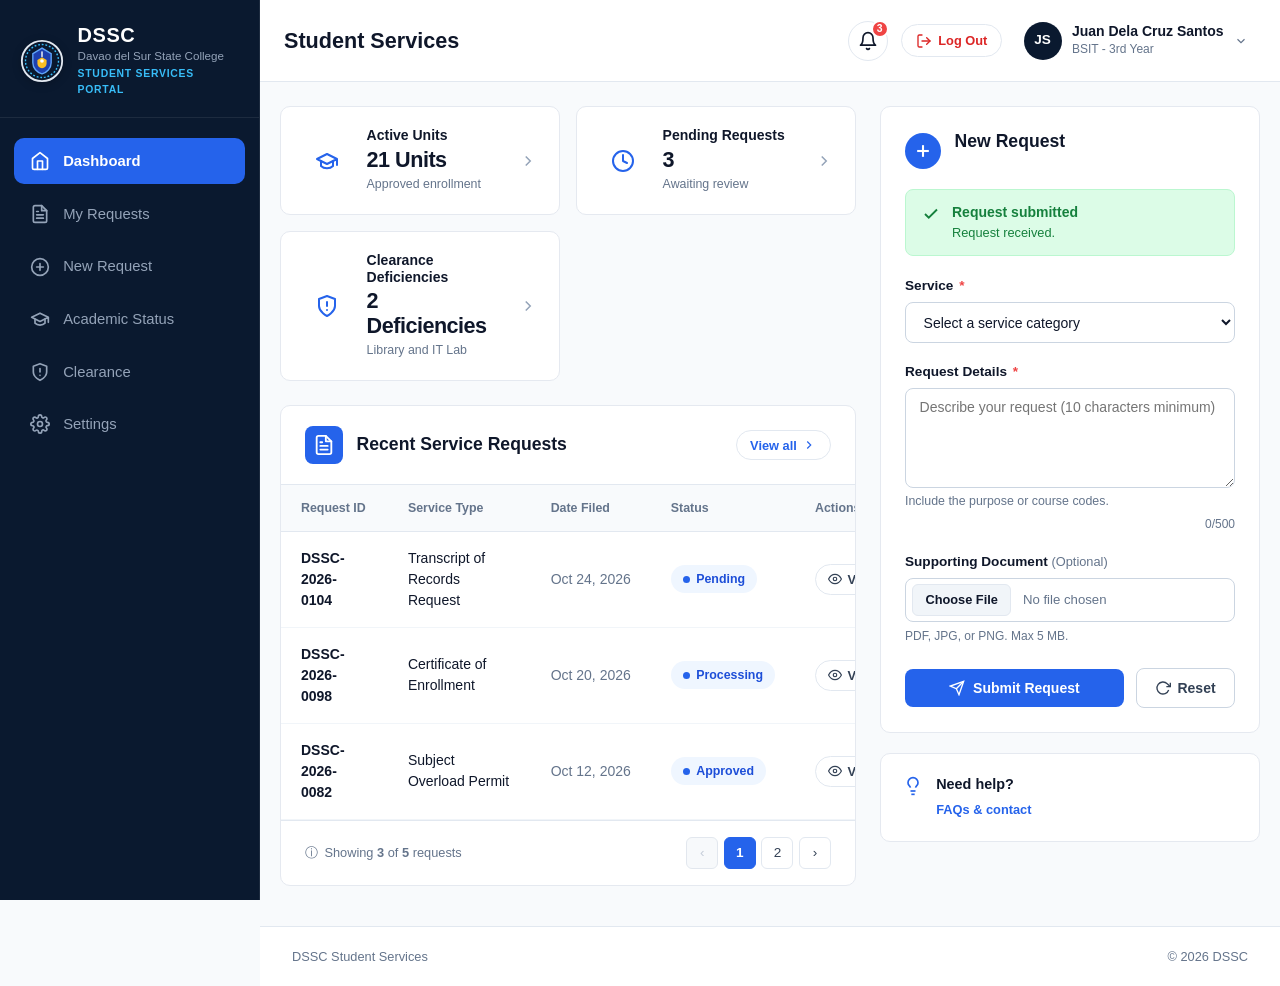
<file: index.html>
<!DOCTYPE html>
<html lang="en">
<head>
  <meta charset="UTF-8">
  <meta name="viewport" content="width=device-width, initial-scale=1.0">
  <meta name="description" content="DSSC Student Services">
  <title>DSSC Student Services</title>
  <link rel="stylesheet" href="styles.css">
</head>
<body>
  <!-- Accessible Skip-to-Content Link for Keyboard Navigation (WCAG 2.4.1) -->
  <a href="#mainContent" class="skip-link">Skip to main content</a>

  <!-- ======================================================================
       0. DSSC PORTAL LOGIN SCREEN (Initial Entry Gateway / Switch Role)
       ====================================================================== -->
  <div class="login-wrapper" id="loginScreen" hidden style="display: none;">
    <div class="login-card">
      <div class="login-header">
        <div class="login-logo-seal" aria-hidden="true">
          <svg viewBox="0 0 48 48" fill="none" xmlns="http://www.w3.org/2000/svg" class="dssc-seal-svg">
            <circle cx="24" cy="24" r="22" stroke="#E2E8F0" stroke-width="2" fill="#0A192F"/>
            <circle cx="24" cy="24" r="18" stroke="#38BDF8" stroke-dasharray="2 2" stroke-width="1.5"/>
            <path d="M24 10L14 16V26C14 31.5 18.3 36.7 24 38C29.7 36.7 34 31.5 34 26V16L24 10Z" fill="#1E40AF" stroke="#60A5FA" stroke-width="1.5"/>
            <path d="M19 23L24 20L29 23V27C29 29.5 27 31.5 24 32C21 31.5 19 29.5 19 27V23Z" fill="#FBBF24"/>
            <path d="M24 14V19" stroke="#FFFFFF" stroke-width="1.5" stroke-linecap="round"/>
            <circle cx="24" cy="24" r="2" fill="#FFFFFF"/>
          </svg>
        </div>
        <h1 class="login-title">DSSC Portal Login</h1>
        <p class="login-subtitle">Student Services</p>
      </div>

      <!-- Role Selection Tabs -->
      <div class="login-role-tabs">
        <button type="button" class="role-tab active" id="tabStudent" data-role="student">
          Student
        </button>
        <button type="button" class="role-tab" id="tabAdmin" data-role="admin">
          Administrator
        </button>
      </div>

      <!-- Login Form -->
      <form id="loginForm" class="login-form">
        <div class="form-field-group">
          <label for="loginId" class="field-label" id="loginIdLabel">Student ID</label>
          <input type="text" id="loginId" class="field-input" value="2024-00124" required placeholder="Enter ID number">
        </div>
        
        <div class="form-field-group">
          <label for="loginPassword" class="field-label">Password</label>
          <input type="password" id="loginPassword" class="field-input" value="password123" required placeholder="Enter password">
        </div>

        <button type="submit" class="btn-login-submit" id="loginSubmitBtn">
          <span>Sign In to Portal</span>
          <svg width="18" height="18" viewBox="0 0 24 24" fill="none" stroke="currentColor" stroke-width="2" aria-hidden="true">
            <line x1="5" y1="12" x2="19" y2="12"/>
            <polyline points="12 5 19 12 12 19"/>
          </svg>
        </button>

        <div class="quick-demo-logins">
          <span class="demo-tag">Demo access:</span>
          <button type="button" class="btn-demo" id="quickStudentBtn">Demo Student</button>
          <button type="button" class="btn-demo" id="quickAdminBtn">Demo Admin</button>
        </div>
      </form>

    </div>
  </div>

  <!-- Main Dashboard App Layout (Active Student Services Canvas) -->
  <div class="app-layout" id="appLayout" style="display: flex;">

    <!-- ======================================================================
         1. LEFT SIDEBAR (DSSC Dark Navy Branding)
         ====================================================================== -->
    <aside class="sidebar" id="sidebar" aria-label="Main Navigation">
      
      <!-- Brand Header -->
      <div class="sidebar-header">
        <div class="sidebar-brand-group">
          <!-- DSSC Seal Logo SVG -->
          <div class="brand-logo" aria-hidden="true">
            <svg viewBox="0 0 48 48" fill="none" xmlns="http://www.w3.org/2000/svg" class="dssc-seal-svg">
              <circle cx="24" cy="24" r="22" stroke="#E2E8F0" stroke-width="2" fill="#0A192F"/>
              <circle cx="24" cy="24" r="18" stroke="#38BDF8" stroke-dasharray="2 2" stroke-width="1.5"/>
              <path d="M24 10L14 16V26C14 31.5 18.3 36.7 24 38C29.7 36.7 34 31.5 34 26V16L24 10Z" fill="#1E40AF" stroke="#60A5FA" stroke-width="1.5"/>
              <path d="M19 23L24 20L29 23V27C29 29.5 27 31.5 24 32C21 31.5 19 29.5 19 27V23Z" fill="#FBBF24"/>
              <path d="M24 14V19" stroke="#FFFFFF" stroke-width="1.5" stroke-linecap="round"/>
              <circle cx="24" cy="24" r="2" fill="#FFFFFF"/>
            </svg>
          </div>
          <div class="brand-titles">
            <span class="brand-acronym">DSSC</span>
            <span class="brand-college">Davao del Sur State College</span>
            <span class="brand-portal">STUDENT SERVICES PORTAL</span>
          </div>
        </div>
      </div>

      <!-- Navigation Links -->
      <nav class="sidebar-nav">
        <ul class="nav-list">
          <li class="nav-item">
            <a href="#dashboard" class="nav-link active" id="navDashboard" aria-current="page">
              <span class="nav-icon" aria-hidden="true">
                <svg width="20" height="20" viewBox="0 0 24 24" fill="none" stroke="currentColor" stroke-width="2" stroke-linecap="round" stroke-linejoin="round">
                  <path d="m3 9 9-7 9 7v11a2 2 0 0 1-2 2H5a2 2 0 0 1-2-2z"/>
                  <polyline points="9 22 9 12 15 12 15 22"/>
                </svg>
              </span>
              <span class="nav-text">Dashboard</span>
            </a>
          </li>
          <li class="nav-item">
            <a href="#recent-requests-card" class="nav-link" id="navRequests">
              <span class="nav-icon" aria-hidden="true">
                <svg width="20" height="20" viewBox="0 0 24 24" fill="none" stroke="currentColor" stroke-width="2" stroke-linecap="round" stroke-linejoin="round">
                  <path d="M14 2H6a2 2 0 0 0-2 2v16a2 2 0 0 0 2 2h12a2 2 0 0 0 2-2V8z"/>
                  <polyline points="14 2 14 8 20 8"/>
                  <line x1="16" y1="13" x2="8" y2="13"/>
                  <line x1="16" y1="17" x2="8" y2="17"/>
                  <polyline points="10 9 9 9 8 9"/>
                </svg>
              </span>
              <span class="nav-text" id="navLabelRequests">My Requests</span>
            </a>
          </li>
          <li class="nav-item" id="navItemRequestService">
            <a href="#service-form-card" class="nav-link" id="navRequestService">
              <span class="nav-icon" aria-hidden="true">
                <svg width="20" height="20" viewBox="0 0 24 24" fill="none" stroke="currentColor" stroke-width="2" stroke-linecap="round" stroke-linejoin="round">
                  <circle cx="12" cy="12" r="10"/>
                  <line x1="12" y1="8" x2="12" y2="16"/>
                  <line x1="8" y1="12" x2="16" y2="12"/>
                </svg>
              </span>
              <span class="nav-text">New Request</span>
            </a>
          </li>
          <li class="nav-item">
            <a href="#academic-status" class="nav-link" id="navAcademic">
              <span class="nav-icon" aria-hidden="true">
                <svg width="20" height="20" viewBox="0 0 24 24" fill="none" stroke="currentColor" stroke-width="2" stroke-linecap="round" stroke-linejoin="round">
                  <path d="M22 10v6M2 10l10-5 10 5-10 5z"/>
                  <path d="M6 12v5c3 3 9 3 12 0v-5"/>
                </svg>
              </span>
              <span class="nav-text">Academic Status</span>
            </a>
          </li>
          <li class="nav-item">
            <a href="#clearance" class="nav-link" id="navClearance">
              <span class="nav-icon" aria-hidden="true">
                <svg width="20" height="20" viewBox="0 0 24 24" fill="none" stroke="currentColor" stroke-width="2" stroke-linecap="round" stroke-linejoin="round">
                  <path d="M12 22s8-4 8-10V5l-8-3-8 3v7c0 6 8 10 8 10z"/>
                  <line x1="12" y1="8" x2="12" y2="12"/>
                  <line x1="12" y1="16" x2="12.01" y2="16"/>
                </svg>
              </span>
              <span class="nav-text">Clearance</span>
            </a>
          </li>
          <li class="nav-item">
            <a href="#settings" class="nav-link" id="navSettings">
              <span class="nav-icon" aria-hidden="true">
                <svg width="20" height="20" viewBox="0 0 24 24" fill="none" stroke="currentColor" stroke-width="2" stroke-linecap="round" stroke-linejoin="round">
                  <circle cx="12" cy="12" r="3"/>
                  <path d="M19.4 15a1.65 1.65 0 0 0 .33 1.82l.06.06a2 2 0 0 1 0 2.83 2 2 0 0 1-2.83 0l-.06-.06a1.65 1.65 0 0 0-1.82-.33 1.65 1.65 0 0 0-1 1.51V21a2 2 0 0 1-2 2 2 2 0 0 1-2-2v-.09A1.65 1.65 0 0 0 9 19.4a1.65 1.65 0 0 0-1.82.33l-.06.06a2 2 0 0 1-2.83 0 2 2 0 0 1 0-2.83l.06-.06a1.65 1.65 0 0 0 .33-1.82 1.65 1.65 0 0 0-1.51-1H3a2 2 0 0 1-2-2 2 2 0 0 1 2-2h.09A1.65 1.65 0 0 0 4.6 9a1.65 1.65 0 0 0-.33-1.82l-.06-.06a2 2 0 0 1 0-2.83 2 2 0 0 1 2.83 0l.06.06a1.65 1.65 0 0 0 1.82.33H9a1.65 1.65 0 0 0 1-1.51V3a2 2 0 0 1 2-2 2 2 0 0 1 2 2v.09a1.65 1.65 0 0 0 1 1.51 1.65 1.65 0 0 0 1.82-.33l.06-.06a2 2 0 0 1 2.83 0 2 2 0 0 1 0 2.83l-.06.06a1.65 1.65 0 0 0-.33 1.82V9a1.65 1.65 0 0 0 1.51 1H21a2 2 0 0 1 2 2 2 2 0 0 1-2 2h-.09a1.65 1.65 0 0 0-1.51 1z"/>
                </svg>
              </span>
              <span class="nav-text">Settings</span>
            </a>
          </li>
        </ul>
      </nav>

    </aside>

    <!-- Mobile Drawer Overlay -->
    <div class="sidebar-overlay" id="sidebarOverlay" aria-hidden="true"></div>

    <!-- ======================================================================
         2. MAIN CONTENT AREA
         ====================================================================== -->
    <div class="main-wrapper">

      <!-- Top Header Bar -->
      <header class="top-header">
        <div class="header-left">
          <!-- Mobile Hamburger Toggle -->
          <button type="button" class="mobile-toggle" id="sidebarToggleBtn" aria-label="Toggle navigation menu" aria-expanded="false">
            <span class="toggle-icon" aria-hidden="true">☰</span>
          </button>
          
          <div class="header-greeting">
            <h1 class="header-title">Student Services</h1>
          </div>
        </div>

        <div class="header-right">
          <!-- Quick Search Bar with Explicit Accessible Label -->
          <div class="search-box">
            <label for="tableSearchInput" class="sr-only">Search services and requests</label>
            <span class="search-icon" aria-hidden="true">
              <svg width="16" height="16" viewBox="0 0 24 24" fill="none" stroke="currentColor" stroke-width="2">
                <circle cx="11" cy="11" r="8"/>
                <line x1="21" y1="21" x2="16.65" y2="16.65"/>
              </svg>
            </span>
            <input type="text" class="search-input" id="tableSearchInput" placeholder="Search services, requests..." aria-label="Search requests">
          </div>

          <!-- Notification Bell with Interactive Popover -->
          <div class="notification-container">
            <button type="button" class="notification-btn" id="notificationBtn" aria-label="Notifications, 3 new alerts" aria-expanded="false" aria-haspopup="true">
              <svg width="20" height="20" viewBox="0 0 24 24" fill="none" stroke="currentColor" stroke-width="2" stroke-linecap="round" stroke-linejoin="round">
                <path d="M18 8A6 6 0 0 0 6 8c0 7-3 9-3 9h18s-3-2-3-9"/>
                <path d="M13.73 21a2 2 0 0 1-3.46 0"/>
              </svg>
              <span class="notification-bubble" id="notifBadge">3</span>
            </button>

            <!-- Notification Popover Menu -->
            <div class="notification-popover" id="notificationPopover" style="display: none;" role="region" aria-label="Notifications Panel">
              <div class="notif-head">
                <span class="notif-title">Notifications (<span id="notifUnreadCount">3</span>)</span>
                <button type="button" class="btn-notif-action" id="markAllReadBtn">Mark all read</button>
              </div>
              <ul class="notif-list" id="notifList">
                <li class="notif-item unread">
                  <div class="notif-info">
                    <p class="notif-msg"><strong>Transcript request</strong> DSSC-2026-0104 received; pending review.</p>
                    <span class="notif-time">2 hours ago</span>
                  </div>
                </li>
                <li class="notif-item unread">
                  <div class="notif-info">
                    <p class="notif-msg"><strong>Enrollment certificate</strong> DSSC-2026-0098 is processing.</p>
                    <span class="notif-time">Yesterday</span>
                  </div>
                </li>
                <li class="notif-item unread">
                  <div class="notif-info">
                    <p class="notif-msg">Clear the IT Lab deficiency by Nov 15.</p>
                    <span class="notif-time">2 days ago</span>
                  </div>
                </li>
              </ul>
              <div class="notif-foot">
                <button type="button" class="btn-clear-notifs" id="clearNotifsBtn">Clear Notifications</button>
              </div>
            </div>
          </div>

          <!-- Logout Button -->
          <button type="button" class="btn-logout" id="logoutBtn" aria-label="Sign out of portal">
            <svg width="16" height="16" viewBox="0 0 24 24" fill="none" stroke="currentColor" stroke-width="2" stroke-linecap="round" stroke-linejoin="round" aria-hidden="true">
              <path d="M9 21H5a2 2 0 0 1-2-2V5a2 2 0 0 1 2-2h4"/>
              <polyline points="16 17 21 12 16 7"/>
              <line x1="21" y1="12" x2="9" y2="12"/>
            </svg>
            <span>Log Out</span>
          </button>

          <!-- Student Profile Widget -->
          <div class="user-profile" id="userProfile" tabindex="0" role="button" aria-label="User Profile">
            <div class="avatar-circle" id="profileAvatar" aria-hidden="true">JS</div>
            <div class="profile-details">
              <span class="profile-name" id="profileName">Juan Dela Cruz Santos</span>
              <span class="profile-role" id="profileMeta">BSIT - 3rd Year</span>
            </div>
            <span class="profile-caret" aria-hidden="true">
              <svg width="14" height="14" viewBox="0 0 24 24" fill="none" stroke="currentColor" stroke-width="2">
                <polyline points="6 9 12 15 18 9"/>
              </svg>
            </span>
          </div>
        </div>
      </header>

      <!-- Main Dashboard Canvas (Semantic Main Landmark with Anchor for Skip-Link) -->
      <main class="dashboard-canvas" id="mainContent">

        <!-- ==================================================================
             TWO-COLUMN GRID CONTAINER MATCHING EXACT SCREENSHOT
             ================================================================== -->
        <div class="dashboard-layout-grid">

          <!-- ----------------------------------------------------------------
               LEFT COLUMN (Summary Cards & Recent Requests Table)
               ---------------------------------------------------------------- -->
          <div class="dashboard-main-col">

            <!-- Summary Cards Row (CSS Grid Baseline Snippet: 1fr -> 2col @ 768px -> 3col @ 1024px) -->
            <section class="metric-grid summary-cards-row" aria-label="Dashboard Metrics">

              <!-- Card 1: Active Units (Click to view Academic Status & Enrolled Subjects) -->
              <article class="metric-card card-active-units" id="summaryCard1" tabindex="0" role="button" aria-label="View Active Units and Enrolled Courses">
                <div class="metric-icon-bubble bubble-blue" aria-hidden="true">
                  <svg width="24" height="24" viewBox="0 0 24 24" fill="none" stroke="currentColor" stroke-width="2" stroke-linecap="round" stroke-linejoin="round">
                    <path d="M22 10v6M2 10l10-5 10 5-10 5z"/>
                    <path d="M6 12v5c3 3 9 3 12 0v-5"/>
                  </svg>
                </div>
                <div class="metric-content">
                  <h2 class="metric-title" id="cardTitle1">Active Units</h2>
                  <p class="metric-number" id="cardMetric1">21 Units</p>
                  <p class="metric-subtitle" id="cardDesc1">Approved enrollment</p>
                </div>
                <div class="metric-arrow" aria-hidden="true">
                  <svg width="18" height="18" viewBox="0 0 24 24" fill="none" stroke="currentColor" stroke-width="2">
                    <polyline points="9 18 15 12 9 6"/>
                  </svg>
                </div>
              </article>

              <!-- Card 2: Pending Requests (Click to filter table to pending requests) -->
              <article class="metric-card card-pending-requests" id="summaryCard2" tabindex="0" role="button" aria-label="Filter table by Pending Requests">
                <div class="metric-icon-bubble bubble-yellow" aria-hidden="true">
                  <svg width="24" height="24" viewBox="0 0 24 24" fill="none" stroke="currentColor" stroke-width="2" stroke-linecap="round" stroke-linejoin="round">
                    <circle cx="12" cy="12" r="10"/>
                    <polyline points="12 6 12 12 16 14"/>
                  </svg>
                </div>
                <div class="metric-content">
                  <h2 class="metric-title" id="cardTitle2">Pending Requests</h2>
                  <p class="metric-number" id="metricPendingCount">3 Pending</p>
                  <p class="metric-subtitle" id="cardDesc2">Awaiting review</p>
                </div>
                <div class="metric-arrow" aria-hidden="true">
                  <svg width="18" height="18" viewBox="0 0 24 24" fill="none" stroke="currentColor" stroke-width="2">
                    <polyline points="9 18 15 12 9 6"/>
                  </svg>
                </div>
              </article>

              <!-- Card 3: Clearance Deficiencies (Click to view clearance checklist) -->
              <article class="metric-card card-clearance" id="summaryCard3" tabindex="0" role="button" aria-label="View Clearance Deficiencies and Status">
                <div class="metric-icon-bubble bubble-red" aria-hidden="true">
                  <svg width="24" height="24" viewBox="0 0 24 24" fill="none" stroke="currentColor" stroke-width="2" stroke-linecap="round" stroke-linejoin="round">
                    <path d="M12 22s8-4 8-10V5l-8-3-8 3v7c0 6 8 10 8 10z"/>
                    <line x1="12" y1="8" x2="12" y2="12"/>
                    <line x1="12" y1="16" x2="12.01" y2="16"/>
                  </svg>
                </div>
                <div class="metric-content">
                  <h2 class="metric-title" id="cardTitle3">Clearance Deficiencies</h2>
                  <p class="metric-number" id="cardMetric3">2 Deficiencies</p>
                  <p class="metric-subtitle" id="cardDesc3">Library and IT Lab</p>
                </div>
                <div class="metric-arrow" aria-hidden="true">
                  <svg width="18" height="18" viewBox="0 0 24 24" fill="none" stroke="currentColor" stroke-width="2">
                    <polyline points="9 18 15 12 9 6"/>
                  </svg>
                </div>
              </article>

            </section>

            <!-- Admin Notice Banner (Visible only in Admin Mode) -->
            <div class="admin-notice-pill" id="adminNoticeBanner" hidden>
              <div>
                <strong>Administrator mode:</strong> Review and update requests below.
              </div>
            </div>

            <!-- Recent Service Requests Table Card -->
            <section class="content-card requests-table-card" id="recent-requests-card" aria-labelledby="tableHeading">
              
              <!-- Card Header -->
              <div class="card-head-bar">
                <div class="head-left-title">
                  <div class="title-icon-box" aria-hidden="true">
                    <svg width="22" height="22" viewBox="0 0 24 24" fill="none" stroke="currentColor" stroke-width="2" stroke-linecap="round" stroke-linejoin="round">
                      <path d="M14 2H6a2 2 0 0 0-2 2v16a2 2 0 0 0 2 2h12a2 2 0 0 0 2-2V8z"/>
                      <polyline points="14 2 14 8 20 8"/>
                      <line x1="16" y1="13" x2="8" y2="13"/>
                      <line x1="16" y1="17" x2="8" y2="17"/>
                      <polyline points="10 9 9 9 8 9"/>
                    </svg>
                  </div>
                  <div>
                    <h2 class="card-title-text" id="tableHeading">Recent Service Requests</h2>
                  </div>
                </div>

                <div class="head-right-actions">
                  <button type="button" class="btn-link-action" id="viewAllBtn">
                    <span>View all</span>
                    <svg width="14" height="14" viewBox="0 0 24 24" fill="none" stroke="currentColor" stroke-width="2">
                      <polyline points="9 18 15 12 9 6"/>
                    </svg>
                  </button>
                </div>
              </div>

              <!-- Table Wrapper (Horizontal touch scrolling for mobile) -->
              <div class="table-container" tabindex="0" role="region" aria-label="Service Requests Table">
                <table class="requests-table">
                  <thead>
                    <tr>
                      <th scope="col">Request ID</th>
                      <th scope="col">Service Type</th>
                      <th scope="col">Date Filed</th>
                      <th scope="col">Status</th>
                      <th scope="col">Actions</th>
                    </tr>
                  </thead>
                  <tbody id="requestsTableBody">
                    <!-- Row 1: Pending -->
                    <tr data-id="DSSC-2026-0104" data-type="Transcript of Records Request" data-date="Oct 24, 2026" data-status="Pending">
                      <td data-label="Request ID">
                        <div class="req-id-cell">
                          <span class="id-code">DSSC-2026-0104</span>
                        </div>
                      </td>
                      <td class="service-name" data-label="Service Type">Transcript of Records Request</td>
                      <td class="date-cell" data-label="Date Filed">Oct 24, 2026</td>
                      <td data-label="Status">
                        <span class="status-pill pill-pending">
                          <span class="status-dot"></span> Pending
                        </span>
                      </td>
                      <td data-label="Actions">
                        <div class="row-action-cell">
                          <button type="button" class="btn-row-view" aria-label="View request DSSC-2026-0104">
                            <svg width="14" height="14" viewBox="0 0 24 24" fill="none" stroke="currentColor" stroke-width="2" aria-hidden="true">
                              <path d="M1 12s4-8 11-8 11 8 11 8-4 8-11 8-11-8-11-8z"/>
                              <circle cx="12" cy="12" r="3"/>
                            </svg>
                            <span>View</span>
                            <span class="chevron" aria-hidden="true">&rsaquo;</span>
                          </button>
                          <!-- Admin Quick Action Buttons (Revealed in Admin Mode) -->
                          <div class="admin-inline-actions" hidden>
                            <button type="button" class="btn-adm-approve" title="Approve this request">Approve</button>
                            <button type="button" class="btn-adm-process" title="Mark as processing">Process</button>
                          </div>
                        </div>
                      </td>
                    </tr>

                    <!-- Row 2: Processing -->
                    <tr data-id="DSSC-2026-0098" data-type="Certificate of Enrollment" data-date="Oct 20, 2026" data-status="Processing">
                      <td data-label="Request ID">
                        <div class="req-id-cell">
                          <span class="id-code">DSSC-2026-0098</span>
                        </div>
                      </td>
                      <td class="service-name" data-label="Service Type">Certificate of Enrollment</td>
                      <td class="date-cell" data-label="Date Filed">Oct 20, 2026</td>
                      <td data-label="Status">
                        <span class="status-pill pill-processing">
                          <span class="status-dot"></span> Processing
                        </span>
                      </td>
                      <td data-label="Actions">
                        <div class="row-action-cell">
                          <button type="button" class="btn-row-view" aria-label="View request DSSC-2026-0098">
                            <svg width="14" height="14" viewBox="0 0 24 24" fill="none" stroke="currentColor" stroke-width="2" aria-hidden="true">
                              <path d="M1 12s4-8 11-8 11 8 11 8-4 8-11 8-11-8-11-8z"/>
                              <circle cx="12" cy="12" r="3"/>
                            </svg>
                            <span>View</span>
                            <span class="chevron" aria-hidden="true">&rsaquo;</span>
                          </button>
                          <div class="admin-inline-actions" hidden>
                            <button type="button" class="btn-adm-approve" title="Approve this request">Approve</button>
                          </div>
                        </div>
                      </td>
                    </tr>

                    <!-- Row 3: Approved -->
                    <tr data-id="DSSC-2026-0082" data-type="Subject Overload Permit" data-date="Oct 12, 2026" data-status="Approved">
                      <td data-label="Request ID">
                        <div class="req-id-cell">
                          <span class="id-code">DSSC-2026-0082</span>
                        </div>
                      </td>
                      <td class="service-name" data-label="Service Type">Subject Overload Permit</td>
                      <td class="date-cell" data-label="Date Filed">Oct 12, 2026</td>
                      <td data-label="Status">
                        <span class="status-pill pill-approved">
                          <span class="status-dot"></span> Approved
                        </span>
                      </td>
                      <td data-label="Actions">
                        <div class="row-action-cell">
                          <button type="button" class="btn-row-view" aria-label="View request DSSC-2026-0082">
                            <svg width="14" height="14" viewBox="0 0 24 24" fill="none" stroke="currentColor" stroke-width="2" aria-hidden="true">
                              <path d="M1 12s4-8 11-8 11 8 11 8-4 8-11 8-11-8-11-8z"/>
                              <circle cx="12" cy="12" r="3"/>
                            </svg>
                            <span>View</span>
                            <span class="chevron" aria-hidden="true">&rsaquo;</span>
                          </button>
                        </div>
                      </td>
                    </tr>

                    <!-- Row 4: Approved -->
                    <tr data-id="DSSC-2026-0075" data-type="Document Requisition" data-date="Oct 05, 2026" data-status="Approved">
                      <td data-label="Request ID">
                        <div class="req-id-cell">
                          <span class="id-code">DSSC-2026-0075</span>
                        </div>
                      </td>
                      <td class="service-name" data-label="Service Type">Document Requisition</td>
                      <td class="date-cell" data-label="Date Filed">Oct 05, 2026</td>
                      <td data-label="Status">
                        <span class="status-pill pill-approved">
                          <span class="status-dot"></span> Approved
                        </span>
                      </td>
                      <td data-label="Actions">
                        <div class="row-action-cell">
                          <button type="button" class="btn-row-view" aria-label="View request DSSC-2026-0075">
                            <svg width="14" height="14" viewBox="0 0 24 24" fill="none" stroke="currentColor" stroke-width="2" aria-hidden="true">
                              <path d="M1 12s4-8 11-8 11 8 11 8-4 8-11 8-11-8-11-8z"/>
                              <circle cx="12" cy="12" r="3"/>
                            </svg>
                            <span>View</span>
                            <span class="chevron" aria-hidden="true">&rsaquo;</span>
                          </button>
                        </div>
                      </td>
                    </tr>

                    <!-- Row 5: Processing -->
                    <tr data-id="DSSC-2026-0069" data-type="Certificate of Enrollment" data-date="Sep 28, 2026" data-status="Processing">
                      <td data-label="Request ID">
                        <div class="req-id-cell">
                          <span class="id-code">DSSC-2026-0069</span>
                        </div>
                      </td>
                      <td class="service-name" data-label="Service Type">Certificate of Enrollment</td>
                      <td class="date-cell" data-label="Date Filed">Sep 28, 2026</td>
                      <td data-label="Status">
                        <span class="status-pill pill-processing">
                          <span class="status-dot"></span> Processing
                        </span>
                      </td>
                      <td data-label="Actions">
                        <div class="row-action-cell">
                          <button type="button" class="btn-row-view" aria-label="View request DSSC-2026-0069">
                            <svg width="14" height="14" viewBox="0 0 24 24" fill="none" stroke="currentColor" stroke-width="2" aria-hidden="true">
                              <path d="M1 12s4-8 11-8 11 8 11 8-4 8-11 8-11-8-11-8z"/>
                              <circle cx="12" cy="12" r="3"/>
                            </svg>
                            <span>View</span>
                            <span class="chevron" aria-hidden="true">&rsaquo;</span>
                          </button>
                          <div class="admin-inline-actions" hidden>
                            <button type="button" class="btn-adm-approve" title="Approve this request">Approve</button>
                          </div>
                        </div>
                      </td>
                    </tr>
                  </tbody>
                </table>
              </div>

              <!-- Table Footer with Showing count & Pagination Controls -->
              <div class="table-foot-bar">
                <div class="showing-count" id="showingCountText">
                  <span class="info-circle" aria-hidden="true">ⓘ</span>
                  <span>Showing <strong id="showingRowsCount">5</strong> of <strong id="totalRowsCount">5</strong> requests</span>
                </div>
                <div class="pagination-controls" aria-label="Table pagination">
                  <button type="button" class="page-nav-btn" id="prevPageBtn" disabled aria-label="Previous page">&lsaquo;</button>
                  <button type="button" class="page-number-btn active" id="page1Btn" aria-current="page">1</button>
                  <button type="button" class="page-number-btn" id="page2Btn" aria-label="Page 2">2</button>
                  <button type="button" class="page-nav-btn" id="nextPageBtn" aria-label="Next page">&rsaquo;</button>
                </div>
              </div>

            </section>
          </div>

          <!-- ----------------------------------------------------------------
               RIGHT COLUMN (Request a Service Form & Help Widget)
               ---------------------------------------------------------------- -->
          <aside class="dashboard-side-col" id="service-form-card" aria-label="Service Request Submission">

            <!-- Request a Service Form Card -->
            <section class="content-card form-card">
              
              <!-- Card Header -->
              <div class="form-card-head">
                <div class="plus-circle-icon" aria-hidden="true">
                  <svg width="20" height="20" viewBox="0 0 24 24" fill="none" stroke="currentColor" stroke-width="2.5">
                    <line x1="12" y1="5" x2="12" y2="19"/>
                    <line x1="5" y1="12" x2="19" y2="12"/>
                  </svg>
                </div>
                <div>
                  <h2 class="card-title-text">New Request</h2>
                </div>
              </div>

              <!-- Success Alert Message -->
              <div class="alert-box-modern alert-success" id="formSuccessMessage" role="status" aria-live="polite" hidden>
                <div class="alert-icon-wrap" aria-hidden="true">
                  <svg width="18" height="18" viewBox="0 0 24 24" fill="none" stroke="currentColor" stroke-width="2.5">
                    <polyline points="20 6 9 17 4 12"/>
                  </svg>
                </div>
                <div class="alert-content">
                  <p class="alert-heading">Request submitted</p>
                  <p class="alert-sub" id="successDetailText">Request received.</p>
                </div>
              </div>

              <!-- The Form (Accessible WCAG 2.1 AA Compliant with Explicit Labels & Helper Texts) -->
              <form class="service-request-form" id="serviceRequestForm" novalidate>
                
                <!-- Field 1: Service Category Dropdown -->
                <div class="form-field-group">
                  <label for="serviceCategory" class="field-label" id="serviceCategory-label">
                    Service <span class="asterisk" aria-hidden="true">*</span>
                  </label>
                  <div class="select-wrapper">
                    <select 
                      id="serviceCategory" 
                      name="serviceCategory" 
                      class="field-input field-select" 
                      aria-describedby="categoryError"
                      aria-required="true"
                      required>
                      <option value="">Select a service category</option>
                      <option value="Document Requisition">Document Requisition</option>
                      <option value="Certificate of Enrollment">Certificate of Enrollment</option>
                      <option value="Transcript of Records Request">Transcript of Records Request</option>
                      <option value="Subject Overload Permit">Subject Overload Permit</option>
                    </select>
                  </div>
                  <p class="error-msg" id="categoryError" aria-live="assertive" hidden></p>
                </div>

                <!-- Field 2: Request Details Textarea -->
                <div class="form-field-group">
                  <label for="requestDetails" class="field-label" id="requestDetails-label">
                    Request Details <span class="asterisk" aria-hidden="true">*</span>
                  </label>
                  <textarea 
                    id="requestDetails" 
                    name="requestDetails" 
                    rows="4" 
                    maxlength="500"
                    class="field-input field-textarea" 
                    placeholder="Describe your request (10 characters minimum)"
                    aria-describedby="requestDetails-help detailsError charCounter"
                    aria-required="true"
                    required></textarea>
                  <small class="field-help-text" id="requestDetails-help">Include the purpose or course codes.</small>
                  <div class="textarea-bottom-row">
                    <p class="error-msg" id="detailsError" aria-live="assertive" hidden></p>
                    <span class="char-count" id="charCounter" aria-live="polite">0/500</span>
                  </div>
                </div>

                <!-- Field 3: Supporting Document (Optional) -->
                <div class="form-field-group">
                  <label for="supportingDoc" class="field-label" id="supportingDoc-label">
                    Supporting Document <span class="optional-tag">(Optional)</span>
                  </label>
                  <div class="file-upload-box">
                    <input 
                      type="file" 
                      id="supportingDoc" 
                      name="supportingDoc" 
                      class="file-input" 
                      accept=".pdf,.jpg,.jpeg,.png"
                      aria-describedby="supportingDoc-help">
                    <label for="supportingDoc" class="file-upload-label" id="supportingDoc-filelabel">
                      <span class="choose-file-btn">Choose File</span>
                      <span class="chosen-filename" id="chosenFileName">No file chosen</span>
                    </label>
                  </div>
                  <small class="file-help-text" id="supportingDoc-help">PDF, JPG, or PNG. Max 5 MB.</small>
                </div>

                <!-- Form Action Buttons -->
                <div class="form-button-row">
                  <button type="submit" class="btn-submit" id="submitBtn">
                    <svg width="16" height="16" viewBox="0 0 24 24" fill="none" stroke="currentColor" stroke-width="2" aria-hidden="true">
                      <line x1="22" y1="2" x2="11" y2="13"/>
                      <polygon points="22 2 15 22 11 13 2 9 22 2"/>
                    </svg>
                    <span>Submit Request</span>
                  </button>
                  <button type="reset" class="btn-reset" id="resetBtn">
                    <svg width="16" height="16" viewBox="0 0 24 24" fill="none" stroke="currentColor" stroke-width="2" aria-hidden="true">
                      <polyline points="23 4 23 10 17 10"/>
                      <path d="M20.49 15a9 9 0 1 1-2.12-9.36L23 10"/>
                    </svg>
                    <span>Reset</span>
                  </button>
                </div>

              </form>
            </section>

            <!-- Need Help? Informational Card with Interactive Guide Trigger -->
            <div class="content-card help-card" id="helpCardWidget" role="button" tabindex="0" aria-label="Open Student Services Help & Support">
              <div class="help-icon-circle" aria-hidden="true">
                <svg width="20" height="20" viewBox="0 0 24 24" fill="none" stroke="currentColor" stroke-width="2">
                  <path d="M9 18h6"/>
                  <path d="M10 22h4"/>
                  <path d="M15.09 14c.18-.98.65-1.74 1.41-2.5A4.65 4.65 0 0 0 18 8 6 6 0 0 0 6 8c0 1 .23 2.23 1.5 3.5A4.61 4.61 0 0 1 8.91 14"/>
                </svg>
              </div>
              <div class="help-text-content">
                <h3 class="help-heading">Need help?</h3>
                <button type="button" class="btn-help-link" id="helpModalBtn">FAQs &amp; contact</button>
              </div>
            </div>

          </aside>

        </div><!-- End .dashboard-layout-grid -->

      </main>

      <!-- Portal Footer -->
      <footer class="app-footer">
        <div class="footer-left">
          <span>DSSC Student Services</span>
        </div>
        <div class="footer-right">
          <span>&copy; 2026 DSSC</span>
        </div>
      </footer>

    </div><!-- End .main-wrapper -->

  </div><!-- End .app-layout -->

  <!-- ======================================================================
       3. MODAL: VIEW REQUEST DETAILS
       ====================================================================== -->
  <div class="modal-backdrop" id="viewRequestModal" role="dialog" aria-modal="true" aria-labelledby="modalTitle" style="display: none;">
    <div class="modal-dialog">
      <div class="modal-header">
        <div class="modal-title-group">
          <span class="modal-badge-id" id="modalReqId">DSSC-2026-0104</span>
          <h2 class="modal-title" id="modalTitle">Request Details</h2>
        </div>
        <button type="button" class="modal-close-btn" id="modalCloseBtn" aria-label="Close dialog">&times;</button>
      </div>
      <div class="modal-body">
        <div class="modal-detail-row">
          <span class="detail-label">Service Type:</span>
          <span class="detail-value" id="modalServiceType">Transcript of Records Request</span>
        </div>
        <div class="modal-detail-row">
          <span class="detail-label">Date Filed:</span>
          <span class="detail-value" id="modalDateFiled">Oct 24, 2026</span>
        </div>
        <div class="modal-detail-row">
          <span class="detail-label">Current Status:</span>
          <span class="detail-value" id="modalStatusBadge">
            <span class="status-pill pill-pending"><span class="status-dot"></span> Pending</span>
          </span>
        </div>
        <div class="modal-detail-row full-width">
          <span class="detail-label">Purpose / Notes:</span>
          <p class="detail-notes" id="modalNotes">Submitted for academic records evaluation and employment requirements.</p>
        </div>
      </div>
      <div class="modal-footer">
        <button type="button" class="btn-primary-modal" id="modalPrintBtn">
          <svg width="14" height="14" viewBox="0 0 24 24" fill="none" stroke="currentColor" stroke-width="2">
            <polyline points="6 9 6 2 18 2 18 9"/>
            <path d="M6 18H4a2 2 0 0 1-2-2v-5a2 2 0 0 1 2-2h16a2 2 0 0 1 2 2v5a2 2 0 0 1-2 2h-2"/>
            <rect x="6" y="14" width="12" height="8"/>
          </svg>
          <span>Print Slip</span>
        </button>
        <button type="button" class="btn-secondary-modal" id="modalDismissBtn">Close</button>
      </div>
    </div>
  </div>

  <!-- ======================================================================
       4. MODAL: ACADEMIC STATUS & ENROLLED SUBJECTS
       ====================================================================== -->
  <div class="modal-backdrop" id="academicStatusModal" role="dialog" aria-modal="true" aria-labelledby="academicModalTitle" style="display: none;">
    <div class="modal-dialog modal-dialog-lg">
      <div class="modal-header">
        <div class="modal-title-group">
          <span class="modal-badge-id">AY 2026-2027 &bull; 1st Semester</span>
          <h2 class="modal-title" id="academicModalTitle">Enrollment</h2>
        </div>
        <button type="button" class="modal-close-btn" data-close-modal="academicStatusModal" aria-label="Close dialog">&times;</button>
      </div>
      <div class="modal-body">
        <div class="modal-info-strip">
          <div>
            <strong>Juan Dela Cruz Santos</strong> (ID: 2024-00124)
            <div class="strip-meta">Bachelor of Science in Information Technology (BSIT) - 3rd Year</div>
          </div>
          <div class="strip-badge-wrap">
            <span class="status-pill pill-approved"><span class="status-dot"></span> Officially Enrolled</span>
          </div>
        </div>

        <div class="academic-stats-row">
          <div class="stat-pill-box">
            <span class="stat-pill-label">Total Units Enrolled</span>
            <span class="stat-pill-val">21 Units</span>
          </div>
          <div class="stat-pill-box">
            <span class="stat-pill-label">Academic Standing</span>
            <span class="stat-pill-val text-success">Good Standing</span>
          </div>
          <div class="stat-pill-box">
            <span class="stat-pill-label">Cumulative GWA</span>
            <span class="stat-pill-val">1.45 (Dean's List)</span>
          </div>
        </div>

        <h3 class="modal-subheading">Enrolled Subjects &amp; Class Schedule</h3>
        <div class="table-container-modal">
          <table class="modal-data-table">
            <thead>
              <tr>
                <th scope="col">Course Code</th>
                <th scope="col">Descriptive Title</th>
                <th scope="col">Units</th>
                <th scope="col">Schedule</th>
                <th scope="col">Room / Lab</th>
                <th scope="col">Instructor</th>
              </tr>
            </thead>
            <tbody>
              <tr>
                <td><strong>IT631</strong></td>
                <td>Advanced Web Application Development</td>
                <td>3.0</td>
                <td>MWF 8:00 - 9:00 AM</td>
                <td>IT Lab 3</td>
                <td>Prof. R. Dela Cruz</td>
              </tr>
              <tr>
                <td><strong>IT632</strong></td>
                <td>Information Assurance and Security 1</td>
                <td>3.0</td>
                <td>TTh 9:00 - 10:30 AM</td>
                <td>Room 204</td>
                <td>Engr. M. Bautista</td>
              </tr>
              <tr>
                <td><strong>IT633</strong></td>
                <td>Systems Integration and Architecture</td>
                <td>3.0</td>
                <td>MWF 10:00 - 11:00 AM</td>
                <td>IT Lab 2</td>
                <td>Prof. J. Santos</td>
              </tr>
              <tr>
                <td><strong>IT634</strong></td>
                <td>Mobile Application Development</td>
                <td>3.0</td>
                <td>TTh 1:00 - 2:30 PM</td>
                <td>IT Lab 1</td>
                <td>Prof. E. Villanueva</td>
              </tr>
              <tr>
                <td><strong>IT635</strong></td>
                <td>Capstone Project and Research 1</td>
                <td>3.0</td>
                <td>Sat 8:00 - 11:00 AM</td>
                <td>Room 301</td>
                <td>Dr. C. Mendoza</td>
              </tr>
              <tr>
                <td><strong>GE108</strong></td>
                <td>Ethics</td>
                <td>3.0</td>
                <td>MWF 1:00 - 2:00 PM</td>
                <td>Room 105</td>
                <td>Prof. A. Alcantara</td>
              </tr>
              <tr>
                <td><strong>GE109</strong></td>
                <td>The Contemporary World</td>
                <td>3.0</td>
                <td>TTh 3:00 - 4:30 PM</td>
                <td>Room 108</td>
                <td>Prof. V. Ramos</td>
              </tr>
            </tbody>
          </table>
        </div>
      </div>
      <div class="modal-footer">
        <button type="button" class="btn-primary-modal" id="printCorBtn">
          <svg width="14" height="14" viewBox="0 0 24 24" fill="none" stroke="currentColor" stroke-width="2">
            <polyline points="6 9 6 2 18 2 18 9"/>
            <path d="M6 18H4a2 2 0 0 1-2-2v-5a2 2 0 0 1 2-2h16a2 2 0 0 1 2 2v5a2 2 0 0 1-2 2h-2"/>
            <rect x="6" y="14" width="12" height="8"/>
          </svg>
          <span>Print Certificate of Registration (COR)</span>
        </button>
        <button type="button" class="btn-secondary-modal" data-close-modal="academicStatusModal">Close</button>
      </div>
    </div>
  </div>

  <!-- ======================================================================
       5. MODAL: INSTITUTIONAL CLEARANCE STATUS
       ====================================================================== -->
  <div class="modal-backdrop" id="clearanceModal" role="dialog" aria-modal="true" aria-labelledby="clearanceModalTitle" style="display: none;">
    <div class="modal-dialog">
      <div class="modal-header">
        <div class="modal-title-group">
          <h2 class="modal-title" id="clearanceModalTitle">Clearance</h2>
        </div>
        <button type="button" class="modal-close-btn" data-close-modal="clearanceModal" aria-label="Close dialog">&times;</button>
      </div>
      <div class="modal-body">
        <div class="clearance-checklist">
          <!-- Item 1: Registrar -->
          <div class="clearance-item status-in-progress">
            <div class="clearance-details">
              <strong>Office of the University Registrar</strong>
              <p>Form 137 and birth certificate validation.</p>
            </div>
            <span class="status-pill pill-processing"><span class="status-dot"></span> In Progress</span>
          </div>

          <!-- Item 2: Library -->
          <div class="clearance-item status-cleared">
            <div class="clearance-details">
              <strong>College Library Services</strong>
              <p>No outstanding loans or fines.</p>
            </div>
            <span class="status-pill pill-approved"><span class="status-dot"></span> Cleared</span>
          </div>

          <!-- Item 3: SAS -->
          <div class="clearance-item status-cleared">
            <div class="clearance-details">
              <strong>Student Affairs &amp; Services (SAS)</strong>
              <p>Orientation and handbook requirements met.</p>
            </div>
            <span class="status-pill pill-approved"><span class="status-dot"></span> Cleared</span>
          </div>

          <!-- Item 4: IT Lab -->
          <div class="clearance-item status-deficient">
            <div class="clearance-details">
              <strong>IT Department Laboratories</strong>
              <p>Return the IT631 kit to the Lab 3 custodian.</p>
            </div>
            <span class="status-pill pill-pending"><span class="status-dot"></span> Deficient</span>
          </div>
        </div>

      </div>
      <div class="modal-footer">
        <button type="button" class="btn-primary-modal" id="requestRecheckBtn">Request Clearance Re-check</button>
        <button type="button" class="btn-secondary-modal" data-close-modal="clearanceModal">Close</button>
      </div>
    </div>
  </div>

  <!-- ======================================================================
       6. MODAL: PORTAL & ACCOUNT SETTINGS
       ====================================================================== -->
  <div class="modal-backdrop" id="settingsModal" role="dialog" aria-modal="true" aria-labelledby="settingsModalTitle" style="display: none;">
    <div class="modal-dialog">
      <div class="modal-header">
        <div class="modal-title-group">
          <h2 class="modal-title" id="settingsModalTitle">Settings</h2>
        </div>
        <button type="button" class="modal-close-btn" data-close-modal="settingsModal" aria-label="Close dialog">&times;</button>
      </div>
      <div class="modal-body">
        <form id="settingsForm" class="settings-form" onsubmit="event.preventDefault();">
          <h3 class="modal-subheading">Notification Preferences</h3>
          <div class="setting-toggle-row">
            <div>
              <strong>SMS Request Status Alerts</strong>
              <p class="setting-desc">Request status by text.</p>
            </div>
            <label class="switch-toggle" for="smsToggle">
              <input type="checkbox" id="smsToggle" checked>
              <span class="slider round"></span>
            </label>
          </div>

          <div class="setting-toggle-row">
            <div>
              <strong>Email Notifications</strong>
              <p class="setting-desc">Updates sent to your student email.</p>
            </div>
            <label class="switch-toggle" for="emailToggle" style="margin-left:auto;">
              <input type="checkbox" id="emailToggle" checked>
              <span class="slider round"></span>
            </label>
          </div>

          <div class="setting-toggle-row">
            <div>
              <strong>High Contrast Focus Indicators</strong>
              <p class="setting-desc">Improve keyboard focus visibility.</p>
            </div>
            <label class="switch-toggle" for="contrastToggle" style="margin-left:auto;">
              <input type="checkbox" id="contrastToggle" checked>
              <span class="slider round"></span>
            </label>
          </div>

          <h3 class="modal-subheading" style="margin-top: 1rem;">Security &amp; Password</h3>
          <div class="form-field-group">
            <label for="currentPassInput" class="field-label">Current Password</label>
            <input type="password" id="currentPassInput" class="field-input" placeholder="Enter current password">
          </div>
          <div class="form-field-group">
            <label for="newPassInput" class="field-label">New Password</label>
            <input type="password" id="newPassInput" class="field-input" placeholder="Enter new password">
          </div>
        </form>
      </div>
      <div class="modal-footer">
        <button type="button" class="btn-primary-modal" id="saveSettingsBtn">Save Changes</button>
        <button type="button" class="btn-secondary-modal" data-close-modal="settingsModal">Cancel</button>
      </div>
    </div>
  </div>

  <!-- ======================================================================
       7. MODAL: STUDENT PROFILE DETAILS
       ====================================================================== -->
  <div class="modal-backdrop" id="userProfileModal" role="dialog" aria-modal="true" aria-labelledby="profileModalTitle" style="display: none;">
    <div class="modal-dialog">
      <div class="modal-header">
        <div class="modal-title-group">
          <h2 class="modal-title" id="profileModalTitle">Student Profile</h2>
        </div>
        <button type="button" class="modal-close-btn" data-close-modal="userProfileModal" aria-label="Close dialog">&times;</button>
      </div>
      <div class="modal-body">
        <div class="profile-hero">
          <div class="avatar-circle-lg">JS</div>
          <div>
            <h3 class="profile-hero-name">Juan Dela Cruz Santos</h3>
            <span class="profile-hero-id">Student ID: 2024-00124</span>
          </div>
        </div>

        <div class="profile-meta-grid">
          <div class="profile-meta-item">
            <span class="p-meta-label">Program &amp; Department</span>
            <span class="p-meta-val">BS Information Technology (IT Dept)</span>
          </div>
          <div class="profile-meta-item">
            <span class="p-meta-label">Year Level &amp; Section</span>
            <span class="p-meta-val">3rd Year &bull; Section A (Regular)</span>
          </div>
          <div class="profile-meta-item">
            <span class="p-meta-label">Institutional Email</span>
            <span class="p-meta-val">juan.santos@dssc.edu.ph</span>
          </div>
          <div class="profile-meta-item">
            <span class="p-meta-label">Campus</span>
            <span class="p-meta-val">DSSC Digos Main Campus</span>
          </div>
          <div class="profile-meta-item">
            <span class="p-meta-label">Enrollment Status</span>
            <span class="p-meta-val text-success">Officially Enrolled (21 Units)</span>
          </div>
          <div class="profile-meta-item">
            <span class="p-meta-label">Clearance Standing</span>
            <span class="p-meta-val text-warning">2 Deficiencies Pending</span>
          </div>
        </div>
      </div>
      <div class="modal-footer">
        <button type="button" class="btn-primary-modal" id="profileAcademicBtn">View Academic Schedule</button>
        <button type="button" class="btn-secondary-modal" data-close-modal="userProfileModal">Close</button>
      </div>
    </div>
  </div>

  <!-- ======================================================================
       8. MODAL: STUDENT SERVICES HELP & FAQS
       ====================================================================== -->
  <div class="modal-backdrop" id="helpModal" role="dialog" aria-modal="true" aria-labelledby="helpModalTitle" style="display: none;">
    <div class="modal-dialog">
      <div class="modal-header">
        <div class="modal-title-group">
          <h2 class="modal-title" id="helpModalTitle">Help &amp; contact</h2>
        </div>
        <button type="button" class="modal-close-btn" data-close-modal="helpModal" aria-label="Close dialog">&times;</button>
      </div>
      <div class="modal-body">
        <div class="faq-accordion">
          <details class="faq-item" open>
            <summary class="faq-summary">How long do requests take?</summary>
            <p class="faq-answer">Enrollment certificates and good moral character certificates take 1–2 working days. Transcripts take 3–5 working days after validation.</p>
          </details>
          <details class="faq-item">
            <summary class="faq-summary">How do I submit a Subject Overload request?</summary>
            <p class="faq-answer">Overload permits are for graduating students or approved curriculum exceptions. Select the permit and include your subjects and reason.</p>
          </details>
          <details class="faq-item">
            <summary class="faq-summary">What should I do if my clearance shows a deficiency?</summary>
            <p class="faq-answer">Contact the listed office to return items or submit missing requirements.</p>
          </details>
        </div>

        <div class="support-contact-box">
          <strong>Registrar</strong>
          <p><a href="mailto:registrar@dssc.edu.ph">registrar@dssc.edu.ph</a></p>
          <p>Monday–Friday, 8:00 AM–5:00 PM</p>
        </div>
      </div>
      <div class="modal-footer">
        <button type="button" class="btn-secondary-modal" data-close-modal="helpModal">Close</button>
      </div>
    </div>
  </div>

  <script src="script.js" defer></script>
</body>
</html>
</file>
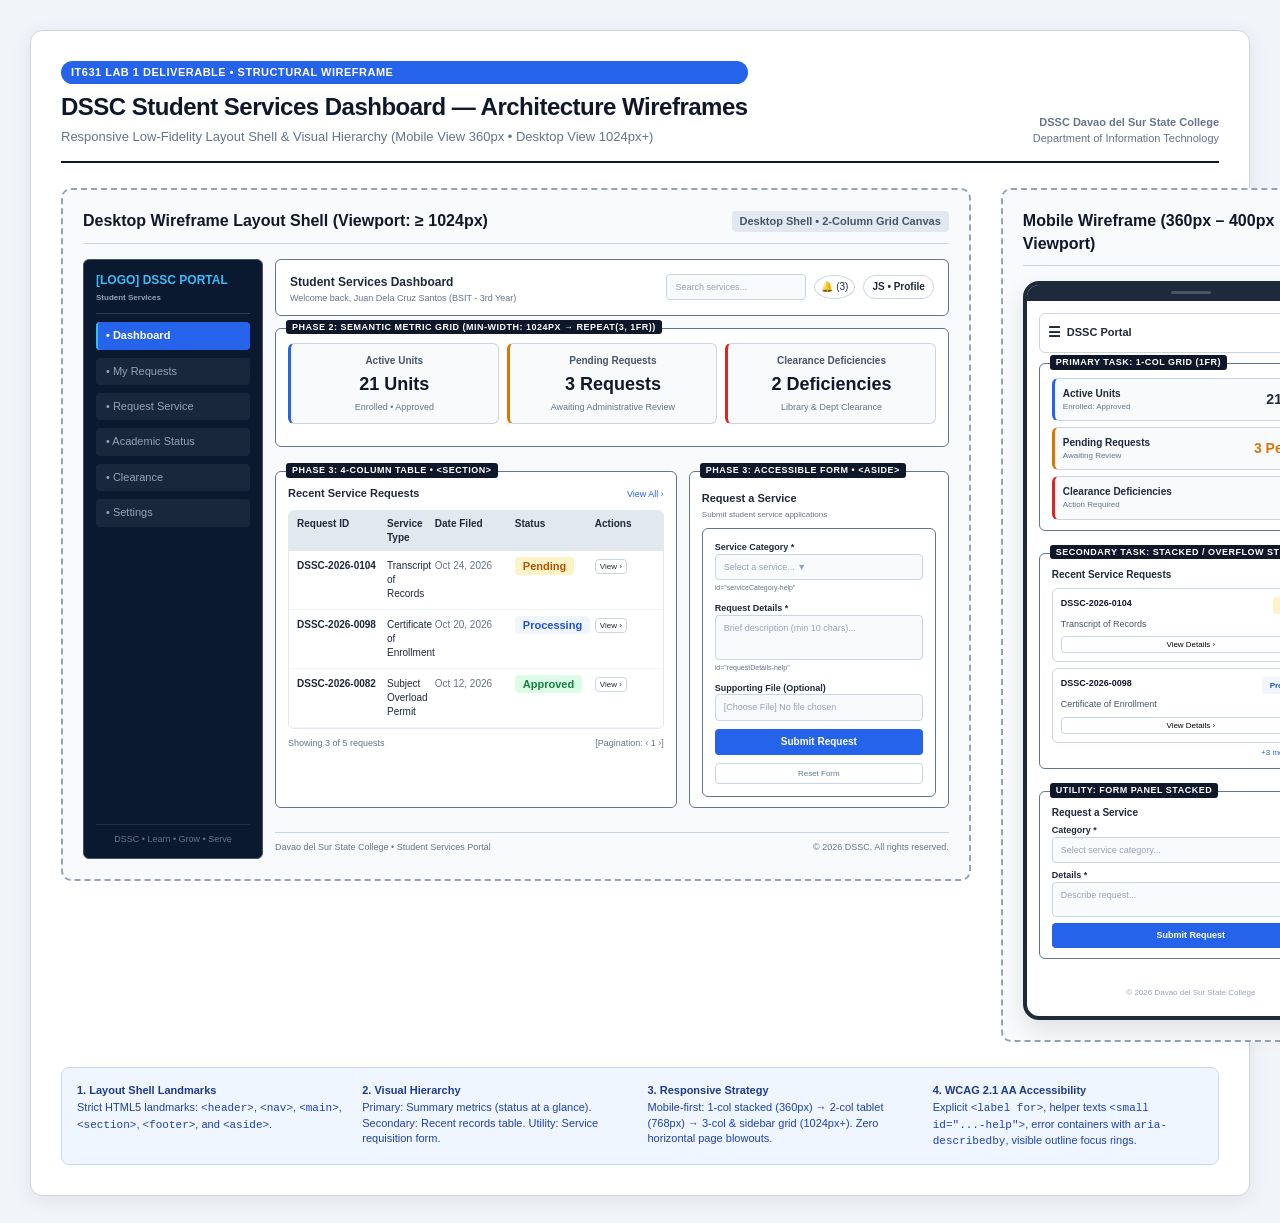
<file: wireframe.html>
<!DOCTYPE html>
<html lang="en">
<head>
  <meta charset="UTF-8">
  <meta name="viewport" content="width=device-width, initial-scale=1.0">
  <title>DSSC Student Services Dashboard - Structural Wireframe</title>
  <style>
    * { box-sizing: border-box; margin: 0; padding: 0; }
    body {
      font-family: -apple-system, BlinkMacSystemFont, "Segoe UI", Roboto, Helvetica, Arial, sans-serif;
      background-color: #F1F5F9;
      color: #1E293B;
      padding: 30px;
      line-height: 1.4;
    }
    .wireframe-container {
      max-width: 1500px;
      margin: 0 auto;
      background: #FFFFFF;
      padding: 30px;
      border-radius: 12px;
      box-shadow: 0 4px 20px rgba(0,0,0,0.08);
      border: 1px solid #CBD5E1;
    }
    .wf-header {
      border-bottom: 2px solid #0F172A;
      padding-bottom: 15px;
      margin-bottom: 25px;
      display: flex;
      justify-content: space-between;
      align-items: flex-end;
    }
    .wf-header h1 {
      font-size: 24px;
      font-weight: 800;
      color: #0F172A;
      letter-spacing: -0.5px;
    }
    .wf-header p {
      font-size: 13px;
      color: #64748B;
      margin-top: 4px;
    }
    .wf-badge {
      background: #2563EB;
      color: #fff;
      font-size: 11px;
      font-weight: 700;
      padding: 4px 10px;
      border-radius: 20px;
      text-transform: uppercase;
      letter-spacing: 0.5px;
    }
    .views-grid {
      display: grid;
      grid-template-columns: 1fr 380px;
      gap: 30px;
      align-items: start;
    }
    .view-card {
      border: 2px dashed #94A3B8;
      background: #F8FAFC;
      border-radius: 10px;
      padding: 20px;
    }
    .view-title-bar {
      display: flex;
      justify-content: space-between;
      align-items: center;
      margin-bottom: 15px;
      padding-bottom: 10px;
      border-bottom: 1px solid #CBD5E1;
    }
    .view-title-bar h2 {
      font-size: 16px;
      font-weight: 700;
      color: #0F172A;
    }
    .tag {
      font-size: 11px;
      font-weight: 600;
      background: #E2E8F0;
      color: #475569;
      padding: 3px 8px;
      border-radius: 4px;
    }
    .region-box {
      border: 1.5px solid #64748B;
      background: #FFFFFF;
      border-radius: 6px;
      margin-bottom: 12px;
      padding: 10px 12px;
      position: relative;
    }
    .region-label {
      position: absolute;
      top: -9px;
      left: 10px;
      background: #0F172A;
      color: #FFFFFF;
      font-size: 9px;
      font-weight: 700;
      padding: 1px 6px;
      border-radius: 3px;
      text-transform: uppercase;
      letter-spacing: 0.5px;
    }
    .callout {
      color: #2563EB;
      font-weight: 700;
      font-size: 10px;
    }

    /* Desktop Mock Layout */
    .desktop-shell {
      display: grid;
      grid-template-columns: 180px 1fr;
      gap: 12px;
      min-height: 600px;
    }
    .wf-sidebar {
      border: 1.5px solid #475569;
      background: #0A192F;
      color: #FFFFFF;
      border-radius: 6px;
      padding: 12px;
      display: flex;
      flex-direction: column;
      gap: 8px;
      font-size: 11px;
    }
    .wf-sidebar-brand {
      font-weight: 800;
      font-size: 12px;
      color: #38BDF8;
      padding-bottom: 8px;
      border-bottom: 1px solid rgba(255,255,255,0.15);
    }
    .wf-nav-item {
      padding: 6px 8px;
      border-radius: 4px;
      background: rgba(255,255,255,0.06);
      color: #94A3B8;
      border-left: 2px solid transparent;
    }
    .wf-nav-item.active {
      background: #2563EB;
      color: #fff;
      font-weight: 700;
      border-left: 2px solid #38BDF8;
    }
    .wf-sidebar-foot {
      margin-top: auto;
      font-size: 9px;
      color: #64748B;
      text-align: center;
      padding-top: 8px;
      border-top: 1px solid rgba(255,255,255,0.1);
    }
    .wf-desktop-main {
      display: flex;
      flex-direction: column;
      gap: 12px;
    }
    .wf-top-header {
      border: 1.5px solid #64748B;
      background: #FFFFFF;
      border-radius: 6px;
      padding: 10px 14px;
      display: flex;
      justify-content: space-between;
      align-items: center;
    }
    .wf-canvas-split {
      display: grid;
      grid-template-columns: 1fr 260px;
      gap: 12px;
    }
    .wf-metric-grid-desktop {
      display: grid;
      grid-template-columns: repeat(3, 1fr);
      gap: 8px;
      margin-bottom: 12px;
    }
    .wf-metric-card {
      border: 1px solid #CBD5E1;
      background: #F8FAFC;
      border-radius: 6px;
      padding: 10px;
      text-align: center;
    }
    .wf-metric-title { font-size: 10px; font-weight: 700; color: #475569; }
    .wf-metric-val { font-size: 18px; font-weight: 800; color: #0F172A; margin: 4px 0; }
    .wf-metric-sub { font-size: 9px; color: #64748B; }

    .wf-table-skeleton {
      border: 1px solid #E2E8F0;
      border-radius: 6px;
      overflow: hidden;
      font-size: 10px;
    }
    .wf-table-head {
      background: #E2E8F0;
      font-weight: 700;
      display: grid;
      grid-template-columns: 90px 1.5fr 80px 80px 60px;
      padding: 6px 8px;
    }
    .wf-table-row {
      display: grid;
      grid-template-columns: 90px 1.5fr 80px 80px 60px;
      padding: 8px;
      border-bottom: 1px solid #F1F5F9;
      background: #FFFFFF;
    }

    .wf-form-box {
      border: 1.5px solid #64748B;
      background: #FFFFFF;
      border-radius: 6px;
      padding: 12px;
      display: flex;
      flex-direction: column;
      gap: 8px;
      font-size: 10px;
    }
    .wf-input-mock {
      border: 1px solid #CBD5E1;
      background: #F8FAFC;
      border-radius: 4px;
      padding: 6px 8px;
      font-size: 9px;
      color: #94A3B8;
    }
    .wf-btn-mock {
      background: #2563EB;
      color: #fff;
      font-weight: 700;
      text-align: center;
      padding: 6px;
      border-radius: 4px;
      font-size: 10px;
    }

    /* Mobile Mock Layout */
    .mobile-frame {
      border: 4px solid #1E293B;
      border-radius: 16px;
      background: #FFFFFF;
      overflow: hidden;
      box-shadow: 0 10px 25px rgba(0,0,0,0.1);
    }
    .mobile-notch {
      background: #1E293B;
      height: 16px;
      display: flex;
      justify-content: center;
      align-items: center;
    }
    .mobile-notch-bar { width: 40px; height: 3px; background: #475569; border-radius: 2px; }
    .mobile-content {
      padding: 12px;
      display: flex;
      flex-direction: column;
      gap: 10px;
    }
    .mobile-top-bar {
      border: 1px solid #CBD5E1;
      border-radius: 6px;
      padding: 8px;
      display: flex;
      justify-content: space-between;
      align-items: center;
      font-size: 11px;
    }
    .mobile-metric-stack {
      display: flex;
      flex-direction: column;
      gap: 6px;
    }
    .mobile-card-row {
      border: 1px solid #CBD5E1;
      border-radius: 6px;
      padding: 8px;
      background: #F8FAFC;
      font-size: 10px;
      display: flex;
      justify-content: space-between;
      align-items: center;
    }
    .mobile-stacked-table-card {
      border: 1px solid #CBD5E1;
      border-radius: 6px;
      padding: 8px;
      background: #FFFFFF;
      font-size: 9px;
      display: flex;
      flex-direction: column;
      gap: 4px;
    }
    .mobile-card-line {
      display: flex;
      justify-content: space-between;
    }
    .wf-legend {
      margin-top: 25px;
      padding: 15px;
      background: #EFF6FF;
      border: 1px solid #BFDBFE;
      border-radius: 8px;
      font-size: 11px;
      color: #1E40AF;
      display: grid;
      grid-template-columns: repeat(4, 1fr);
      gap: 15px;
    }
    .legend-item strong { display: block; margin-bottom: 2px; color: #1E3A8A; }
  </style>
</head>
<body>

  <div class="wireframe-container">
    <div class="wf-header">
      <div>
        <div class="wf-badge">IT631 Lab 1 Deliverable &bull; Structural Wireframe</div>
        <h1 style="margin-top: 6px;">DSSC Student Services Dashboard &mdash; Architecture Wireframes</h1>
        <p>Responsive Low-Fidelity Layout Shell &amp; Visual Hierarchy (Mobile View 360px &bull; Desktop View 1024px+)</p>
      </div>
      <div style="text-align: right; font-size: 11px; color: #64748B;">
        <strong>DSSC Davao del Sur State College</strong><br>
        Department of Information Technology
      </div>
    </div>

    <div class="views-grid">
      <!-- 1. DESKTOP VIEW WIREFRAME -->
      <div class="view-card">
        <div class="view-title-bar">
          <h2>Desktop Wireframe Layout Shell (Viewport: &ge; 1024px)</h2>
          <span class="tag">Desktop Shell &bull; 2-Column Grid Canvas</span>
        </div>

        <div class="desktop-shell">
          <!-- Left Persistent Sidebar Navigation -->
          <div class="wf-sidebar">
            <div class="wf-sidebar-brand">
              [LOGO] DSSC PORTAL<br>
              <span style="font-size: 8px; color: #94A3B8;">Student Services</span>
            </div>
            <div class="wf-nav-item active">&bull; Dashboard</div>
            <div class="wf-nav-item">&bull; My Requests</div>
            <div class="wf-nav-item">&bull; Request Service</div>
            <div class="wf-nav-item">&bull; Academic Status</div>
            <div class="wf-nav-item">&bull; Clearance</div>
            <div class="wf-nav-item">&bull; Settings</div>
            <div class="wf-sidebar-foot">
              DSSC &bull; Learn &bull; Grow &bull; Serve
            </div>
          </div>

          <!-- Main Content Canvas -->
          <div class="wf-desktop-main">
            <!-- Header Landmark -->
            <header class="wf-top-header">
              <div>
                <strong style="font-size: 12px;">Student Services Dashboard</strong>
                <div style="font-size: 9px; color: #64748B;">Welcome back, Juan Dela Cruz Santos (BSIT - 3rd Year)</div>
              </div>
              <div style="display: flex; gap: 8px; align-items: center; font-size: 10px;">
                <div class="wf-input-mock" style="width: 140px;">Search services...</div>
                <div style="padding: 4px 6px; border: 1px solid #CBD5E1; border-radius: 50%;">🔔 (3)</div>
                <div style="padding: 4px 8px; border: 1px solid #CBD5E1; border-radius: 12px; font-weight: 700;">JS &bull; Profile</div>
              </div>
            </header>

            <!-- 3-Column Metric Grid -->
            <section class="region-box" style="padding-top: 14px;">
              <span class="region-label">Phase 2: Semantic Metric Grid (min-width: 1024px &rarr; repeat(3, 1fr))</span>
              <div class="wf-metric-grid-desktop">
                <div class="wf-metric-card" style="border-left: 3px solid #2563EB;">
                  <div class="wf-metric-title">Active Units</div>
                  <div class="wf-metric-val">21 Units</div>
                  <div class="wf-metric-sub">Enrolled &bull; Approved</div>
                </div>
                <div class="wf-metric-card" style="border-left: 3px solid #D97706;">
                  <div class="wf-metric-title">Pending Requests</div>
                  <div class="wf-metric-val">3 Requests</div>
                  <div class="wf-metric-sub">Awaiting Administrative Review</div>
                </div>
                <div class="wf-metric-card" style="border-left: 3px solid #DC2626;">
                  <div class="wf-metric-title">Clearance Deficiencies</div>
                  <div class="wf-metric-val">2 Deficiencies</div>
                  <div class="wf-metric-sub">Library &amp; Dept Clearance</div>
                </div>
              </div>
            </section>

            <!-- Main Canvas 2-Column Split: Table + Form -->
            <div class="wf-canvas-split">
              <!-- Left: Recent Requests Table -->
              <section class="region-box" style="padding-top: 14px;">
                <span class="region-label">Phase 3: 4-Column Table &bull; &lt;section&gt;</span>
                <div style="display: flex; justify-content: space-between; margin-bottom: 8px; align-items: center;">
                  <strong style="font-size: 11px;">Recent Service Requests</strong>
                  <span style="font-size: 9px; color: #2563EB;">View All &rsaquo;</span>
                </div>
                <div class="wf-table-skeleton">
                  <div class="wf-table-head">
                    <div>Request ID</div>
                    <div>Service Type</div>
                    <div>Date Filed</div>
                    <div>Status</div>
                    <div>Actions</div>
                  </div>
                  <div class="wf-table-row">
                    <div style="font-weight: 700;">DSSC-2026-0104</div>
                    <div>Transcript of Records</div>
                    <div style="color: #64748B;">Oct 24, 2026</div>
                    <div><span class="tag" style="background: #FEF3C7; color: #B45309;">Pending</span></div>
                    <div><span style="font-size: 8px; border: 1px solid #CBD5E1; padding: 2px 4px; border-radius: 4px;">View &rsaquo;</span></div>
                  </div>
                  <div class="wf-table-row">
                    <div style="font-weight: 700;">DSSC-2026-0098</div>
                    <div>Certificate of Enrollment</div>
                    <div style="color: #64748B;">Oct 20, 2026</div>
                    <div><span class="tag" style="background: #EFF6FF; color: #1D4ED8;">Processing</span></div>
                    <div><span style="font-size: 8px; border: 1px solid #CBD5E1; padding: 2px 4px; border-radius: 4px;">View &rsaquo;</span></div>
                  </div>
                  <div class="wf-table-row">
                    <div style="font-weight: 700;">DSSC-2026-0082</div>
                    <div>Subject Overload Permit</div>
                    <div style="color: #64748B;">Oct 12, 2026</div>
                    <div><span class="tag" style="background: #DCFCE7; color: #15803D;">Approved</span></div>
                    <div><span style="font-size: 8px; border: 1px solid #CBD5E1; padding: 2px 4px; border-radius: 4px;">View &rsaquo;</span></div>
                  </div>
                </div>
                <div style="display: flex; justify-content: space-between; font-size: 9px; color: #64748B; margin-top: 8px;">
                  <span>Showing 3 of 5 requests</span>
                  <span>[Pagination: ‹ 1 ›]</span>
                </div>
              </section>

              <!-- Right: Request a Service Form Panel -->
              <aside class="region-box" style="padding-top: 14px;">
                <span class="region-label">Phase 3: Accessible Form &bull; &lt;aside&gt;</span>
                <strong style="font-size: 11px;">Request a Service</strong>
                <p style="font-size: 8px; color: #64748B; margin-bottom: 8px;">Submit student service applications</p>
                <div class="wf-form-box">
                  <div>
                    <label style="font-weight: 700; font-size: 9px; display: block;">Service Category *</label>
                    <div class="wf-input-mock">Select a service... ▼</div>
                    <small style="font-size: 7px; color: #64748B;">id="serviceCategory-help"</small>
                  </div>
                  <div>
                    <label style="font-weight: 700; font-size: 9px; display: block;">Request Details *</label>
                    <div class="wf-input-mock" style="height: 45px;">Brief description (min 10 chars)...</div>
                    <small style="font-size: 7px; color: #64748B;">id="requestDetails-help"</small>
                  </div>
                  <div>
                    <label style="font-weight: 700; font-size: 9px; display: block;">Supporting File (Optional)</label>
                    <div class="wf-input-mock">[Choose File] No file chosen</div>
                  </div>
                  <div class="wf-btn-mock">Submit Request</div>
                  <div style="font-size: 8px; text-align: center; color: #64748B; border: 1px solid #CBD5E1; padding: 4px; border-radius: 4px;">Reset Form</div>
                </div>
              </aside>
            </div>

            <!-- Footer Landmark -->
            <footer style="border-top: 1px solid #CBD5E1; padding-top: 8px; font-size: 9px; color: #64748B; display: flex; justify-content: space-between;">
              <span>Davao del Sur State College &bull; Student Services Portal</span>
              <span>&copy; 2026 DSSC. All rights reserved.</span>
            </footer>
          </div>
        </div>
      </div>

      <!-- 2. MOBILE VIEW WIREFRAME (360px - 400px) -->
      <div class="view-card">
        <div class="view-title-bar">
          <h2>Mobile Wireframe (360px &ndash; 400px Viewport)</h2>
          <span class="tag">Mobile-First</span>
        </div>

        <div class="mobile-frame">
          <div class="mobile-notch"><div class="mobile-notch-bar"></div></div>
          <div class="mobile-content">
            <!-- Mobile Sticky Top Bar -->
            <div class="mobile-top-bar">
              <div style="display: flex; gap: 6px; align-items: center;">
                <span style="font-size: 14px; font-weight: 700;">☰</span>
                <strong>DSSC Portal</strong>
              </div>
              <div style="display: flex; gap: 6px; align-items: center;">
                <span>🔔 3</span>
                <span style="width: 22px; height: 22px; background: #0A192F; color: #fff; border-radius: 50%; font-size: 9px; display: flex; align-items: center; justify-content: center;">JS</span>
              </div>
            </div>

            <!-- Mobile Hierarchy: Primary Metrics Stacked (1-column grid) -->
            <div class="region-box" style="padding-top: 14px;">
              <span class="region-label">Primary Task: 1-Col Grid (1fr)</span>
              <div class="mobile-metric-stack">
                <div class="mobile-card-row" style="border-left: 3px solid #2563EB;">
                  <div>
                    <div style="font-weight: 700;">Active Units</div>
                    <div style="font-size: 8px; color: #64748B;">Enrolled: Approved</div>
                  </div>
                  <strong style="font-size: 14px;">21 Units</strong>
                </div>
                <div class="mobile-card-row" style="border-left: 3px solid #D97706;">
                  <div>
                    <div style="font-weight: 700;">Pending Requests</div>
                    <div style="font-size: 8px; color: #64748B;">Awaiting Review</div>
                  </div>
                  <strong style="font-size: 14px; color: #D97706;">3 Pending</strong>
                </div>
                <div class="mobile-card-row" style="border-left: 3px solid #DC2626;">
                  <div>
                    <div style="font-weight: 700;">Clearance Deficiencies</div>
                    <div style="font-size: 8px; color: #64748B;">Action Required</div>
                  </div>
                  <strong style="font-size: 14px; color: #DC2626;">2 Def.</strong>
                </div>
              </div>
            </div>

            <!-- Mobile Hierarchy: Secondary Table Stacked Cards / Overflow-X Strategy -->
            <div class="region-box" style="padding-top: 14px;">
              <span class="region-label">Secondary Task: Stacked / Overflow Strategy</span>
              <strong style="font-size: 10px; display: block; margin-bottom: 6px;">Recent Service Requests</strong>
              <div style="display: flex; flex-direction: column; gap: 6px;">
                <div class="mobile-stacked-table-card">
                  <div class="mobile-card-line">
                    <strong style="color: #0F172A;">DSSC-2026-0104</strong>
                    <span class="tag" style="background: #FEF3C7; color: #B45309; font-size: 8px;">Pending</span>
                  </div>
                  <div class="mobile-card-line" style="color: #475569;">
                    <span>Transcript of Records</span>
                    <span style="color: #94A3B8;">Oct 24</span>
                  </div>
                  <button style="border: 1px solid #CBD5E1; background: #fff; padding: 3px; border-radius: 4px; font-size: 8px; margin-top: 2px;">View Details &rsaquo;</button>
                </div>
                <div class="mobile-stacked-table-card">
                  <div class="mobile-card-line">
                    <strong style="color: #0F172A;">DSSC-2026-0098</strong>
                    <span class="tag" style="background: #EFF6FF; color: #1D4ED8; font-size: 8px;">Processing</span>
                  </div>
                  <div class="mobile-card-line" style="color: #475569;">
                    <span>Certificate of Enrollment</span>
                    <span style="color: #94A3B8;">Oct 20</span>
                  </div>
                  <button style="border: 1px solid #CBD5E1; background: #fff; padding: 3px; border-radius: 4px; font-size: 8px; margin-top: 2px;">View Details &rsaquo;</button>
                </div>
              </div>
              <div style="font-size: 8px; color: #2563EB; margin-top: 4px; text-align: right;">+3 more records &rarr;</div>
            </div>

            <!-- Mobile Hierarchy: Utility / Request Form Panel -->
            <div class="region-box" style="padding-top: 14px;">
              <span class="region-label">Utility: Form Panel Stacked</span>
              <strong style="font-size: 10px; display: block; margin-bottom: 4px;">Request a Service</strong>
              <div style="display: flex; flex-direction: column; gap: 6px; font-size: 9px;">
                <div>
                  <span style="font-weight: 600;">Category *</span>
                  <div class="wf-input-mock">Select service category...</div>
                </div>
                <div>
                  <span style="font-weight: 600;">Details *</span>
                  <div class="wf-input-mock" style="height: 35px;">Describe request...</div>
                </div>
                <div class="wf-btn-mock" style="padding: 6px; font-size: 9px;">Submit Request</div>
              </div>
            </div>

            <!-- Mobile Footer -->
            <div style="text-align: center; font-size: 8px; color: #94A3B8; padding: 6px 0;">
              &copy; 2026 Davao del Sur State College
            </div>
          </div>
        </div>
      </div>
    </div>

    <!-- ARCHITECTURAL REGION LEGEND & RUBRIC MAPPING -->
    <div class="wf-legend">
      <div class="legend-item">
        <strong>1. Layout Shell Landmarks</strong>
        Strict HTML5 landmarks: <code>&lt;header&gt;</code>, <code>&lt;nav&gt;</code>, <code>&lt;main&gt;</code>, <code>&lt;section&gt;</code>, <code>&lt;footer&gt;</code>, and <code>&lt;aside&gt;</code>.
      </div>
      <div class="legend-item">
        <strong>2. Visual Hierarchy</strong>
        Primary: Summary metrics (status at a glance). Secondary: Recent records table. Utility: Service requisition form.
      </div>
      <div class="legend-item">
        <strong>3. Responsive Strategy</strong>
        Mobile-first: 1-col stacked (360px) &rarr; 2-col tablet (768px) &rarr; 3-col &amp; sidebar grid (1024px+). Zero horizontal page blowouts.
      </div>
      <div class="legend-item">
        <strong>4. WCAG 2.1 AA Accessibility</strong>
        Explicit <code>&lt;label for&gt;</code>, helper texts <code>&lt;small id="...-help"&gt;</code>, error containers with <code>aria-describedby</code>, visible outline focus rings.
      </div>
    </div>
  </div>

</body>
</html>
</file>
<file: styles.css>
/* ==========================================================================
   DSSC STUDENT SERVICES DASHBOARD - STYLESHEET
   Davao del Sur State College (Educational Laboratory Prototype)
   Design System: Modern Academic SaaS Dashboard (Matching Figma/UI Mockup)
   ========================================================================== */

/* --------------------------------------------------------------------------
   1. Design Tokens & CSS Variables
   -------------------------------------------------------------------------- */
:root {
  /* Brand & Core Palette */
  --sidebar-bg: #0A192F;             /* Deepest academic midnight navy */
  --sidebar-hover: rgba(255, 255, 255, 0.08);
  --sidebar-text: #94A3B8;
  --sidebar-text-active: #FFFFFF;
  --primary-blue: #2563EB;           /* Vibrant primary action blue */
  --primary-blue-hover: #1D4ED8;
  --primary-blue-light: #EFF6FF;

  /* Surface & Canvas Colors */
  --page-bg: #F8FAFC;
  --card-bg: #FFFFFF;                /* Pure white surface card */
  --border-light: #E2E8F0;           /* Subtle 1px boundary border */
  --border-card: #E5E9F0;
  --border-input: #CBD5E1;

  /* Typography Colors */
  --text-heading: #0F172A;          /* Slate 900 prominent headings */
  --text-body: #334155;             /* Slate 700 readable body */
  --text-muted: #64748B;            /* Slate 500 secondary notes */
  --text-placeholder: #94A3B8;

  /* Status Badge Colors */
  --status-pending-bg: #EFF6FF;
  --status-pending-text: #1D4ED8;
  --status-pending-dot: #2563EB;

  --status-proc-bg: #EFF6FF;
  --status-proc-text: #1D4ED8;
  --status-proc-dot: #2563EB;

  --status-appr-bg: #EFF6FF;
  --status-appr-text: #1D4ED8;
  --status-appr-dot: #2563EB;

  /* Layout Constants */
  --sidebar-width: 260px;
  --font-family-main: "Segoe UI", -apple-system, BlinkMacSystemFont, Roboto, sans-serif;
}

/* --------------------------------------------------------------------------
   2. Base Reset & Typography
   -------------------------------------------------------------------------- */
*, *::before, *::after {
  box-sizing: border-box;
  margin: 0;
  padding: 0;
}

html {
  font-size: 16px;
  scroll-behavior: smooth;
}

body {
  font-family: var(--font-family-main);
  background-color: var(--page-bg);
  color: var(--text-body);
  line-height: 1.5;
  min-height: 100vh;
  overflow-x: hidden;
  -webkit-font-smoothing: antialiased;
}

/* Accessible Skip-to-Content Link for Keyboard Navigation (WCAG 2.4.1) */
.skip-link {
  position: absolute;
  top: -100px;
  left: 1.5rem;
  background-color: var(--primary-blue);
  color: #FFFFFF;
  padding: 0.65rem 1.25rem;
  font-weight: 700;
  font-size: 0.875rem;
  border-radius: 8px;
  z-index: 99999;
  text-decoration: none;
  box-shadow: 0 4px 14px rgba(0, 0, 0, 0.25);
  transition: top 0.2s ease-in-out;
}

.skip-link:focus,
.skip-link:focus-visible {
  top: 1rem;
  outline: 3px solid #FFFFFF !important;
  outline-offset: 2px !important;
}

/* Screen Reader Utility Class */
.sr-only {
  position: absolute;
  width: 1px;
  height: 1px;
  padding: 0;
  margin: -1px;
  overflow: hidden;
  clip: rect(0, 0, 0, 0);
  white-space: nowrap;
  border: 0;
}

/* Accessible Keyboard Navigation High-Contrast Outline (WCAG 2.1 AA) */
:focus-visible {
  outline: 3px solid var(--primary-blue) !important;
  outline-offset: 2px !important;
}

/* Comprehensive Disabled States Across All Interactive Form Controls */
:disabled,
.field-input:disabled,
.field-select:disabled,
.field-textarea:disabled,
.btn-submit:disabled,
.btn-reset:disabled,
.page-nav-btn:disabled,
.btn-demo:disabled {
  opacity: 0.55 !important;
  cursor: not-allowed !important;
  background-color: #F1F5F9 !important;
  border-color: #CBD5E1 !important;
  color: #94A3B8 !important;
  box-shadow: none !important;
  pointer-events: none !important;
}

.field-help-text {
  font-size: 0.775rem;
  color: var(--text-muted);
  margin-top: 0.35rem;
  line-height: 1.35;
  display: block;
}

/* --------------------------------------------------------------------------
   3. Overall Application Layout (Sidebar + Main Wrapper)
   -------------------------------------------------------------------------- */
.app-layout {
  display: flex;
  min-height: 100vh;
  width: 100%;
}

/* --------------------------------------------------------------------------
   4. Left Sidebar (DSSC Midnight Navy Theme) - Mobile-First Drawer Pattern
   -------------------------------------------------------------------------- */
.sidebar {
  width: min(var(--sidebar-width), calc(100vw - 2rem));
  background-color: var(--sidebar-bg);
  color: #FFFFFF;
  display: flex;
  flex-direction: column;
  position: fixed;
  top: 0;
  left: 0;
  height: 100vh;
  height: 100dvh;
  z-index: 1000;
  transform: translateX(-100%); /* Hidden off-canvas drawer on mobile */
  transition: transform 0.3s cubic-bezier(0.4, 0, 0.2, 1);
  box-shadow: none;
  overflow-y: auto;
  -webkit-overflow-scrolling: touch;
}

.sidebar.is-open {
  transform: translateX(0); /* Slide into view when active */
}

/* Brand Header */
.sidebar-header {
  padding: 1.5rem 1.25rem 1.25rem;
  border-bottom: 1px solid rgba(255, 255, 255, 0.08);
  display: flex;
  align-items: center;
  justify-content: space-between;
}

.sidebar-brand-group {
  display: flex;
  align-items: center;
  gap: 0.85rem;
}

.brand-logo {
  width: 44px;
  height: 44px;
  flex-shrink: 0;
}

.dssc-seal-svg {
  width: 100%;
  height: 100%;
  filter: drop-shadow(0 2px 4px rgba(0,0,0,0.2));
}

.brand-titles {
  display: flex;
  flex-direction: column;
  min-width: 0;
}

.brand-acronym {
  font-size: 1.25rem;
  font-weight: 800;
  color: #FFFFFF;
  letter-spacing: 0.5px;
  line-height: 1.1;
}

.brand-college {
  font-size: 0.725rem;
  font-weight: 500;
  color: #94A3B8;
  line-height: 1.3;
  margin-top: 2px;
  white-space: nowrap;
  overflow: hidden;
  text-overflow: ellipsis;
}

.brand-portal {
  font-size: 0.65rem;
  font-weight: 700;
  color: #38BDF8;
  letter-spacing: 0.75px;
  margin-top: 3px;
  text-transform: uppercase;
}

/* Sidebar Navigation */
.sidebar-nav {
  flex: 1;
  padding: 1.25rem 0.85rem;
}

.nav-list {
  list-style: none;
  display: flex;
  flex-direction: column;
  gap: 0.4rem;
}

.nav-link {
  display: flex;
  align-items: center;
  gap: 0.85rem;
  padding: 0.75rem 1rem;
  color: var(--sidebar-text);
  text-decoration: none;
  font-size: 0.925rem;
  font-weight: 500;
  border-radius: 10px;
  transition: all 0.2s ease;
}

.nav-link:hover {
  background-color: var(--sidebar-hover);
  color: #FFFFFF;
}

.nav-link.active {
  background-color: var(--primary-blue);
  color: #FFFFFF;
  font-weight: 600;
  box-shadow: none;
}

.nav-icon {
  display: flex;
  align-items: center;
  justify-content: center;
  flex-shrink: 0;
}

/* Mobile Overlay */
.sidebar-overlay {
  position: fixed;
  top: 0;
  left: 0;
  width: 100vw;
  height: 100vh;
  background-color: rgba(10, 25, 47, 0.6);
  z-index: 999;
  opacity: 0;
  pointer-events: none;
  transition: opacity 0.3s ease;
}

.sidebar-overlay.is-active {
  opacity: 1;
  pointer-events: auto;
}

/* --------------------------------------------------------------------------
   5. Main Content Wrapper & Header
   -------------------------------------------------------------------------- */
.main-wrapper {
  flex: 1;
  display: flex;
  flex-direction: column;
  min-width: 0;
  margin-left: 0; /* Default on mobile (< 1024px) */
  transition: margin-left 0.3s ease;
}

/* Top Header Bar */
.top-header {
  background-color: #FFFFFF;
  border-bottom: 1px solid var(--border-light);
  padding: 1rem 1.5rem;
  display: flex;
  align-items: center;
  justify-content: space-between;
  gap: 1.25rem;
  position: sticky;
  top: 0;
  z-index: 100;
}

.header-left {
  display: flex;
  align-items: center;
  gap: 1rem;
  min-width: 0;
}

.mobile-toggle {
  display: inline-flex;
  align-items: center;
  justify-content: center;
  background: transparent;
  border: 1px solid var(--border-light);
  border-radius: 8px;
  width: 40px;
  height: 40px;
  flex-shrink: 0;
  font-size: 1.25rem;
  cursor: pointer;
  color: var(--text-heading);
}

.header-greeting {
  min-width: 0;
}

.header-title {
  font-size: 1.35rem;
  font-weight: 700;
  color: var(--text-heading);
  line-height: 1.2;
}

.header-right {
  display: flex;
  align-items: center;
  gap: 0.85rem;
  flex-shrink: 0;
}

/* Search Bar Pill */
.search-box {
  display: none; /* Shown on tablet and desktop */
  position: relative;
  width: 250px;
}

.search-icon {
  position: absolute;
  top: 50%;
  left: 0.85rem;
  transform: translateY(-50%);
  color: var(--text-muted);
  display: flex;
}

.search-input {
  width: 100%;
  font-family: inherit;
  font-size: 0.85rem;
  color: var(--text-heading);
  background-color: #F8FAFC;
  border: 1px solid var(--border-light);
  border-radius: 20px;
  padding: 0.5rem 1rem 0.5rem 2.25rem;
  transition: all 0.2s ease;
}

.search-input:focus {
  outline: none;
  background-color: #FFFFFF;
  border-color: var(--primary-blue);
  box-shadow: 0 0 0 3px rgba(37, 99, 235, 0.15);
}

/* Notification Bell */
.notification-container {
  position: relative;
}

.notification-btn {
  background: #FFFFFF;
  border: 1px solid var(--border-light);
  border-radius: 50%;
  width: 40px;
  height: 40px;
  display: flex;
  align-items: center;
  justify-content: center;
  color: var(--text-heading);
  cursor: pointer;
  position: relative;
  transition: background-color 0.15s ease;
}

.notification-btn:hover {
  background-color: #F8FAFC;
}

.notification-bubble {
  position: absolute;
  top: -2px;
  right: -2px;
  background-color: #EF4444;
  color: #FFFFFF;
  font-size: 0.65rem;
  font-weight: 700;
  width: 18px;
  height: 18px;
  border-radius: 50%;
  display: flex;
  align-items: center;
  justify-content: center;
  border: 2px solid #FFFFFF;
}

/* Role Selector Pill */
.role-selector-pill {
  position: relative;
}

.role-select {
  font-family: inherit;
  font-size: 0.8rem;
  font-weight: 600;
  color: var(--text-heading);
  background-color: #F8FAFC;
  border: 1px solid var(--border-light);
  border-radius: 20px;
  padding: 0.4rem 0.85rem;
  cursor: pointer;
}

.role-select:focus-visible {
  outline: 2px solid var(--primary-blue);
}

/* User Profile Badge */
.user-profile {
  display: flex;
  align-items: center;
  gap: 0.65rem;
  padding: 0.35rem 0.5rem;
  border-radius: 8px;
  cursor: pointer;
  transition: background-color 0.15s ease;
}

.user-profile:hover {
  background-color: #F8FAFC;
}

.avatar-circle {
  width: 38px;
  height: 38px;
  border-radius: 50%;
  background-color: var(--sidebar-bg);
  color: #FFFFFF;
  font-size: 0.85rem;
  font-weight: 700;
  display: flex;
  align-items: center;
  justify-content: center;
  flex-shrink: 0;
}

.profile-details {
  display: none; /* Shown on desktop/tablet */
  flex-direction: column;
  text-align: left;
}

.profile-name {
  font-size: 0.875rem;
  font-weight: 600;
  color: var(--text-heading);
  line-height: 1.2;
}

.profile-role {
  font-size: 0.75rem;
  color: var(--text-muted);
}

.profile-caret {
  display: none;
  color: var(--text-muted);
}

/* --------------------------------------------------------------------------
   6. Main Dashboard Canvas & Two-Column Grid Layout
   -------------------------------------------------------------------------- */
.dashboard-canvas {
  padding: 1.5rem 1.25rem 2.5rem;
  max-width: 1540px;
  width: 100%;
  margin: 0 auto;
}

.dashboard-layout-grid {
  display: grid;
  grid-template-columns: 1fr; /* 1 column stacked on mobile (< 1100px) */
  gap: 1.5rem;
  align-items: start;
}

.dashboard-main-col {
  display: flex;
  flex-direction: column;
  gap: 1.5rem;
  min-width: 0;
}

.dashboard-side-col {
  display: flex;
  flex-direction: column;
  gap: 1.25rem;
  min-width: 0;
}

/* --------------------------------------------------------------------------
   7. Summary Cards Row & Baseline Metric Grid Snippet (Mobile-First)
   -------------------------------------------------------------------------- */
.metric-grid,
.summary-cards-row {
  display: grid;
  grid-template-columns: minmax(0, 1fr);
  gap: 1rem;
}

@media (min-width: 768px) {
  .metric-grid,
  .summary-cards-row {
    grid-template-columns: repeat(2, minmax(0, 1fr)); /* Tablet: 2 columns */
  }
}

@media (min-width: 1024px) {
  .metric-grid,
  .summary-cards-row {
    grid-template-columns: repeat(3, minmax(0, 1fr)); /* Desktop: 3 columns */
  }
}

.metric-card {
  border: 1px solid var(--border-card);
  border-radius: 10px;
  padding: 1.25rem 1.35rem;
  display: flex;
  align-items: center;
  gap: 1rem;
  position: relative;
  transition: transform 0.2s ease, box-shadow 0.2s ease;
  box-shadow: none;
}

.metric-card:hover {
  transform: none;
  box-shadow: none;
}

.metric-icon-bubble {
  width: 48px;
  height: 48px;
  border-radius: 50%;
  display: flex;
  align-items: center;
  justify-content: center;
  flex-shrink: 0;
}

.metric-content {
  flex: 1;
  min-width: 0;
}

.metric-title {
  font-size: 0.875rem;
  font-weight: 600;
  color: var(--text-heading);
  line-height: 1.2;
}

.metric-number {
  font-size: 1.55rem;
  font-weight: 800;
  color: var(--text-heading);
  line-height: 1.15;
  margin: 0.25rem 0 0.15rem;
  letter-spacing: -0.5px;
}

.metric-subtitle {
  font-size: 0.775rem;
  color: var(--text-muted);
}

.metric-arrow {
  color: #94A3B8;
  display: flex;
}

/* Card 1: Active Units (Blue Theme) */
.card-active-units {
  background-color: var(--card-bg);
}

.bubble-blue {
  background-color: transparent;
  color: var(--primary-blue);
}

/* Card 2: Pending Requests (Yellow/Cream Theme) */
.card-pending-requests {
  background-color: var(--card-bg);
}

.bubble-yellow {
  background-color: transparent;
  color: var(--primary-blue);
}

/* Card 3: Clearance Deficiencies (Red/Pink Theme) */
.card-clearance {
  background-color: var(--card-bg);
}

.bubble-red {
  background-color: transparent;
  color: var(--primary-blue);
}

/* Admin Notice Pill - ONLY shown in Admin Mode */
.admin-notice-pill {
  background-color: #EFF6FF;
  border: 1px solid #BFDBFE;
  color: #1E40AF;
  padding: 0.75rem 1rem;
  border-radius: 10px;
  font-size: 0.85rem;
  display: none !important; /* STRICTLY HIDDEN IN STUDENT PORTAL */
  align-items: center;
  gap: 0.75rem;
}

body.admin-mode .admin-notice-pill {
  display: flex !important;
}

/* --------------------------------------------------------------------------
   8. Recent Service Requests Table Card
   -------------------------------------------------------------------------- */
.content-card {
  background-color: var(--card-bg);
  border: 1px solid var(--border-card);
  border-radius: 10px;
  box-shadow: none;
}

.card-head-bar {
  padding: 1.25rem 1.5rem;
  border-bottom: 1px solid var(--border-light);
  display: flex;
  align-items: center;
  justify-content: space-between;
  gap: 1rem;
  flex-wrap: wrap;
}

.head-left-title {
  display: flex;
  align-items: center;
  gap: 0.85rem;
}

.title-icon-box {
  width: 38px;
  height: 38px;
  border-radius: 8px;
  background-color: var(--primary-blue);
  color: #FFFFFF;
  display: flex;
  align-items: center;
  justify-content: center;
  flex-shrink: 0;
}

.card-title-text {
  font-size: 1.1rem;
  font-weight: 700;
  color: var(--text-heading);
  line-height: 1.25;
}

.card-subtitle-text {
  font-size: 0.8rem;
  color: var(--text-muted);
  margin-top: 2px;
}

.btn-link-action {
  background: transparent;
  border: 1px solid var(--border-light);
  color: var(--primary-blue);
  font-family: inherit;
  font-size: 0.8rem;
  font-weight: 600;
  padding: 0.4rem 0.85rem;
  border-radius: 20px;
  cursor: pointer;
  display: inline-flex;
  align-items: center;
  gap: 0.35rem;
  transition: all 0.15s ease;
}

.btn-link-action:hover {
  background-color: #F8FAFC;
  border-color: #CBD5E1;
}

/* Table Responsive Scrolling Container */
.table-container {
  width: 100%;
  overflow-x: auto;
  -webkit-overflow-scrolling: touch;
}

.requests-table {
  width: 100%;
  min-width: 640px; /* Ensures clean spacing on mobile */
  border-collapse: collapse;
  text-align: left;
  font-size: 0.875rem;
}

.requests-table th {
  background-color: #F8FAFC;
  color: var(--text-muted);
  font-weight: 600;
  font-size: 0.775rem;
  text-transform: none;
  padding: 0.85rem 1.25rem;
  border-bottom: 1px solid var(--border-light);
}

.requests-table td {
  padding: 1rem 1.25rem;
  border-bottom: 1px solid #F1F5F9;
  vertical-align: middle;
}

.requests-table tbody tr {
  transition: background-color 0.15s ease;
}

.requests-table tbody tr:hover {
  background-color: #F8FAFC;
}

/* --------------------------------------------------------------------------
   Phase 3 Responsive Table Strategy: Stacked Visual Cards on Mobile (< 640px)
   Combined with .table-container overflow-x: auto to prevent page-level blowouts
   -------------------------------------------------------------------------- */
@media (max-width: 640px) {
  .requests-table {
    min-width: 100%;
  }

  .requests-table thead {
    display: none; /* Hide tabular column header on narrow mobile screens */
  }

  .requests-table,
  .requests-table tbody,
  .requests-table tr,
  .requests-table td {
    display: block;
    width: 100%;
  }

  .requests-table tbody tr {
    background-color: #FFFFFF;
    border: 1px solid var(--border-light);
    border-radius: 12px;
    padding: 0.85rem 1rem;
    margin-bottom: 0.85rem;
    box-shadow: 0 1px 3px rgba(15, 23, 42, 0.04);
  }

  .requests-table td {
    display: flex;
    justify-content: space-between;
    align-items: center;
    padding: 0.45rem 0;
    border-bottom: 1px dashed #F1F5F9;
    text-align: right;
    font-size: 0.825rem;
  }

  .requests-table td:last-child {
    border-bottom: none;
    padding-top: 0.65rem;
    justify-content: flex-end;
  }

  .requests-table td::before {
    content: attr(data-label);
    font-weight: 600;
    font-size: 0.775rem;
    color: var(--text-muted);
    text-align: left;
    margin-right: 0.75rem;
    flex-shrink: 0;
  }
}

.req-id-cell {
  display: flex;
  align-items: center;
  gap: 0.5rem;
}

.id-code {
  font-family: inherit;
  font-weight: 600;
  color: var(--text-heading);
}

.service-name {
  color: var(--text-heading);
  font-weight: 500;
}

.date-cell {
  color: var(--text-muted);
  white-space: nowrap;
}

/* Status Pill Badges with Colored Dot */
.status-pill {
  display: inline-flex;
  align-items: center;
  gap: 0.4rem;
  font-size: 0.775rem;
  font-weight: 600;
  padding: 0.3rem 0.75rem;
  border-radius: 20px;
  white-space: nowrap;
}

.status-dot {
  width: 7px;
  height: 7px;
  border-radius: 50%;
}

/* Pending Badge */
.pill-pending {
  background-color: var(--status-pending-bg);
  color: var(--status-pending-text);
}
.pill-pending .status-dot {
  background-color: var(--status-pending-dot);
}

/* Processing Badge */
.pill-processing {
  background-color: var(--status-proc-bg);
  color: var(--status-proc-text);
}
.pill-processing .status-dot {
  background-color: var(--status-proc-dot);
}

/* Approved Badge */
.pill-approved {
  background-color: var(--status-appr-bg);
  color: var(--status-appr-text);
}
.pill-approved .status-dot {
  background-color: var(--status-appr-dot);
}

/* Row Action View Button */
.row-action-cell {
  display: flex;
  align-items: center;
  gap: 0.5rem;
}

.btn-row-view {
  background-color: #FFFFFF;
  border: 1px solid var(--border-light);
  color: var(--text-body);
  font-family: inherit;
  font-size: 0.8rem;
  font-weight: 600;
  padding: 0.35rem 0.75rem;
  border-radius: 20px;
  cursor: pointer;
  display: inline-flex;
  align-items: center;
  gap: 0.35rem;
  transition: all 0.15s ease;
}

.btn-row-view:hover {
  background-color: #F8FAFC;
  border-color: #CBD5E1;
  color: var(--primary-blue);
}

.btn-row-view .chevron {
  font-size: 1.1rem;
  line-height: 1;
  color: #94A3B8;
}

/* Admin Quick Inline Action Buttons - STRICTLY HIDDEN IN STUDENT PORTAL */
.admin-inline-actions {
  display: none !important;
  gap: 0.35rem;
}

body.admin-mode .admin-inline-actions {
  display: flex !important;
}

.btn-adm-approve {
  background-color: #15803D;
  color: #FFFFFF;
  border: none;
  font-family: inherit;
  font-size: 0.75rem;
  font-weight: 600;
  padding: 0.3rem 0.65rem;
  border-radius: 6px;
  cursor: pointer;
}

.btn-adm-approve:hover {
  background-color: #166534;
}

.btn-adm-process {
  background-color: var(--primary-blue);
  color: #FFFFFF;
  border: none;
  font-family: inherit;
  font-size: 0.75rem;
  font-weight: 600;
  padding: 0.3rem 0.65rem;
  border-radius: 6px;
  cursor: pointer;
}

.btn-adm-process:hover {
  background-color: var(--primary-blue-hover);
}

/* Table Footer Bar (Pagination & Info) */
.table-foot-bar {
  padding: 1rem 1.5rem;
  border-top: 1px solid var(--border-light);
  display: flex;
  align-items: center;
  justify-content: space-between;
  gap: 1rem;
}

.showing-count {
  font-size: 0.8rem;
  color: var(--text-muted);
  display: flex;
  align-items: center;
  gap: 0.4rem;
}

.pagination-controls {
  display: flex;
  align-items: center;
  gap: 0.35rem;
}

.page-nav-btn, .page-number-btn {
  background: #FFFFFF;
  border: 1px solid var(--border-light);
  border-radius: 6px;
  min-width: 32px;
  height: 32px;
  display: inline-flex;
  align-items: center;
  justify-content: center;
  font-family: inherit;
  font-size: 0.85rem;
  cursor: pointer;
  color: var(--text-body);
  transition: all 0.15s ease;
}

.page-number-btn.active {
  background-color: var(--primary-blue);
  border-color: var(--primary-blue);
  color: #FFFFFF;
  font-weight: 700;
}

.page-nav-btn:disabled {
  opacity: 0.5;
  cursor: not-allowed;
}

/* --------------------------------------------------------------------------
   9. Right Column: Request a Service Form Card
   -------------------------------------------------------------------------- */
.form-card {
  padding: 1.5rem;
}

.form-card-head {
  display: flex;
  align-items: flex-start;
  gap: 0.85rem;
  margin-bottom: 1.25rem;
}

.plus-circle-icon {
  width: 36px;
  height: 36px;
  border-radius: 50%;
  background-color: var(--primary-blue);
  color: #FFFFFF;
  display: flex;
  align-items: center;
  justify-content: center;
  flex-shrink: 0;
  margin-top: 2px;
}

.service-request-form {
  display: flex;
  flex-direction: column;
  gap: 1.15rem;
}

.form-field-group {
  display: flex;
  flex-direction: column;
}

.field-label {
  font-size: 0.85rem;
  font-weight: 600;
  color: var(--text-heading);
  margin-bottom: 0.35rem;
}

.asterisk {
  color: #EF4444;
  margin-left: 2px;
}

.optional-tag {
  font-weight: 400;
  color: var(--text-muted);
  font-size: 0.8rem;
}

/* Form Controls */
.field-input {
  width: 100%;
  font-family: inherit;
  font-size: 0.875rem;
  color: var(--text-heading);
  background-color: #FFFFFF;
  border: 1px solid var(--border-input);
  border-radius: 8px;
  padding: 0.65rem 0.85rem;
  transition: all 0.15s ease;
}

.field-input:hover {
  border-color: #94A3B8;
}

.field-input:focus {
  outline: none;
  border-color: var(--primary-blue);
  box-shadow: 0 0 0 3px rgba(37, 99, 235, 0.15);
}

.field-input.is-invalid {
  border-color: #EF4444;
  background-color: #FEF2F2;
}

.select-wrapper {
  position: relative;
}

.field-textarea {
  resize: vertical;
  min-height: 100px;
}

.textarea-bottom-row {
  display: flex;
  justify-content: space-between;
  align-items: center;
  margin-top: 0.35rem;
}

.char-count {
  font-size: 0.75rem;
  color: var(--text-muted);
  margin-left: auto;
}

.error-msg {
  font-size: 0.8rem;
  color: #DC2626;
  font-weight: 500;
}

/* File Upload Box */
.file-upload-box {
  position: relative;
}

.file-input {
  position: absolute;
  width: 0.1px;
  height: 0.1px;
  opacity: 0;
  overflow: hidden;
  z-index: -1;
}

.file-upload-label {
  display: flex;
  align-items: center;
  border: 1px solid var(--border-input);
  border-radius: 8px;
  padding: 0.3rem 0.4rem;
  cursor: pointer;
  background-color: #FFFFFF;
  transition: border-color 0.15s ease;
}

.file-upload-label:hover {
  border-color: #94A3B8;
}

.choose-file-btn {
  background-color: #F1F5F9;
  border: 1px solid var(--border-light);
  color: var(--text-heading);
  font-size: 0.8rem;
  font-weight: 600;
  padding: 0.35rem 0.75rem;
  border-radius: 6px;
  margin-right: 0.75rem;
}

.chosen-filename {
  font-size: 0.825rem;
  color: var(--text-muted);
  white-space: nowrap;
  overflow: hidden;
  text-overflow: ellipsis;
}

.file-help-text {
  font-size: 0.75rem;
  color: var(--text-muted);
  margin-top: 0.35rem;
}

/* Form Buttons */
.form-button-row {
  display: flex;
  align-items: center;
  gap: 0.75rem;
  margin-top: 0.25rem;
}

.btn-submit {
  flex: 1;
  background-color: var(--primary-blue);
  color: #FFFFFF;
  font-family: inherit;
  font-size: 0.875rem;
  font-weight: 600;
  border: none;
  border-radius: 8px;
  padding: 0.7rem 1.25rem;
  cursor: pointer;
  display: inline-flex;
  align-items: center;
  justify-content: center;
  gap: 0.5rem;
  transition: background-color 0.15s ease, transform 0.1s ease;
}

.btn-submit:hover {
  background-color: var(--primary-blue-hover);
}

.btn-submit:active {
  transform: translateY(1px);
}

.btn-reset {
  background-color: #FFFFFF;
  border: 1px solid var(--border-input);
  color: var(--text-body);
  font-family: inherit;
  font-size: 0.875rem;
  font-weight: 600;
  border-radius: 8px;
  padding: 0.7rem 1.15rem;
  cursor: pointer;
  display: inline-flex;
  align-items: center;
  justify-content: center;
  gap: 0.4rem;
  transition: all 0.15s ease;
}

.btn-reset:hover {
  background-color: #F8FAFC;
  border-color: #94A3B8;
}

/* Success Alert Box Modern */
.alert-box-modern {
  border-radius: 8px;
  padding: 0.85rem 1rem;
  display: flex;
  align-items: flex-start;
  gap: 0.75rem;
  margin-bottom: 1.25rem;
}

.alert-success {
  background-color: #DCFCE7;
  border: 1px solid #BBF7D0;
  color: #15803D;
}

.alert-icon-wrap {
  display: flex;
  flex-shrink: 0;
  margin-top: 1px;
}

.alert-heading {
  font-size: 0.875rem;
  font-weight: 700;
  line-height: 1.2;
}

.alert-sub {
  font-size: 0.8rem;
  margin-top: 2px;
}

/* --------------------------------------------------------------------------
   10. Need Help? Card
   -------------------------------------------------------------------------- */
.help-card {
  padding: 1.25rem 1.35rem;
  display: flex;
  align-items: flex-start;
  gap: 0.85rem;
  background-color: #FFFFFF;
  border: 1px solid var(--border-card);
}

.help-icon-circle {
  color: var(--primary-blue);
  display: flex;
  flex-shrink: 0;
  margin-top: 2px;
}

.help-heading {
  font-size: 0.9rem;
  font-weight: 700;
  color: var(--text-heading);
}

/* --------------------------------------------------------------------------
   11. Portal Footer
   -------------------------------------------------------------------------- */
.app-footer {
  background-color: #FFFFFF;
  border-top: 1px solid var(--border-light);
  padding: 1.25rem 2rem;
  display: flex;
  align-items: center;
  justify-content: space-between;
  font-size: 0.8rem;
  color: var(--text-muted);
  margin-top: auto;
}

/* --------------------------------------------------------------------------
   12. Modal: View Request Details
   -------------------------------------------------------------------------- */
.modal-backdrop {
  position: fixed;
  top: 0;
  left: 0;
  width: 100vw;
  height: 100vh;
  background-color: rgba(15, 23, 42, 0.5);
  z-index: 2000;
  display: none; /* Hidden by default - prevents blocking page load! */
  align-items: center;
  justify-content: center;
  padding: 1rem;
}

.modal-backdrop.is-open {
  display: flex !important;
}

.modal-backdrop[hidden] {
  display: none !important;
}

.modal-dialog {
  background-color: #FFFFFF;
  border-radius: 10px;
  width: 100%;
  max-width: 520px;
  box-shadow: none;
  overflow: hidden;
  animation: none;
}

.modal-header {
  padding: 1.25rem 1.5rem;
  border-bottom: 1px solid var(--border-light);
  display: flex;
  align-items: center;
  justify-content: space-between;
}

.modal-badge-id {
  font-family: inherit;
  font-size: 0.75rem;
  font-weight: 700;
  background-color: #EFF6FF;
  color: var(--primary-blue);
  padding: 0.2rem 0.5rem;
  border-radius: 4px;
  display: inline-block;
  margin-bottom: 0.25rem;
}

.modal-title {
  font-size: 1.15rem;
  font-weight: 700;
  color: var(--text-heading);
}

.modal-close-btn {
  background: transparent;
  border: none;
  font-size: 1.5rem;
  line-height: 1;
  color: var(--text-muted);
  cursor: pointer;
}

.modal-body {
  padding: 1.5rem;
  display: flex;
  flex-direction: column;
  gap: 1rem;
}

.modal-detail-row {
  display: flex;
  justify-content: space-between;
  align-items: center;
  border-bottom: 1px dashed var(--border-light);
  padding-bottom: 0.65rem;
}

.modal-detail-row.full-width {
  flex-direction: column;
  align-items: flex-start;
  gap: 0.4rem;
  border-bottom: none;
}

.detail-label {
  font-size: 0.85rem;
  font-weight: 600;
  color: var(--text-muted);
}

.detail-value {
  font-size: 0.9rem;
  font-weight: 600;
  color: var(--text-heading);
}

.detail-notes {
  font-size: 0.85rem;
  color: var(--text-body);
  background-color: #F8FAFC;
  border: 1px solid var(--border-light);
  border-radius: 8px;
  padding: 0.75rem;
  width: 100%;
  line-height: 1.45;
}

.modal-footer {
  padding: 1rem 1.5rem;
  border-top: 1px solid var(--border-light);
  display: flex;
  justify-content: flex-end;
}

.btn-secondary-modal {
  background-color: #F1F5F9;
  border: 1px solid var(--border-light);
  color: var(--text-heading);
  font-family: inherit;
  font-size: 0.85rem;
  font-weight: 600;
  padding: 0.5rem 1.25rem;
  border-radius: 6px;
  cursor: pointer;
}

/* Primary Button for Modals */
.btn-primary-modal {
  background-color: var(--primary-blue);
  color: #FFFFFF;
  border: none;
  font-family: inherit;
  font-size: 0.85rem;
  font-weight: 600;
  padding: 0.55rem 1.25rem;
  border-radius: 6px;
  cursor: pointer;
  display: inline-flex;
  align-items: center;
  gap: 0.4rem;
  transition: background-color 0.15s ease;
}

.btn-primary-modal:hover {
  background-color: var(--primary-blue-hover);
}

.modal-dialog-lg {
  max-width: 820px;
}

.modal-subheading {
  font-size: 0.95rem;
  font-weight: 700;
  color: var(--text-heading);
  margin-bottom: 0.5rem;
}

/* Modal Info Header Strip */
.modal-info-strip {
  background-color: #F8FAFC;
  border: 1px solid var(--border-light);
  border-radius: 8px;
  padding: 0.85rem 1.15rem;
  display: flex;
  justify-content: space-between;
  align-items: center;
  flex-wrap: wrap;
  gap: 0.75rem;
}

.strip-meta {
  font-size: 0.8rem;
  color: var(--text-muted);
  margin-top: 2px;
}

/* Academic Stats Row */
.academic-stats-row {
  display: grid;
  grid-template-columns: repeat(3, 1fr);
  gap: 0.75rem;
}

@media (max-width: 600px) {
  .academic-stats-row {
    grid-template-columns: 1fr;
  }
}

.stat-pill-box {
  background-color: #FFFFFF;
  border: 1px solid var(--border-card);
  border-radius: 8px;
  padding: 0.75rem 0.85rem;
  display: flex;
  flex-direction: column;
  gap: 2px;
}

.stat-pill-label {
  font-size: 0.725rem;
  color: var(--text-muted);
  font-weight: 600;
  text-transform: uppercase;
  letter-spacing: 0.5px;
}

.stat-pill-val {
  font-size: 1.05rem;
  font-weight: 800;
  color: var(--text-heading);
}

.text-success,
.text-warning { color: var(--primary-blue) !important; }

/* Modal Data Table */
.table-container-modal {
  width: 100%;
  overflow-x: auto;
  border: 1px solid var(--border-light);
  border-radius: 8px;
}

.modal-data-table {
  width: 100%;
  border-collapse: collapse;
  font-size: 0.825rem;
  text-align: left;
}

.modal-data-table th {
  background-color: #F8FAFC;
  padding: 0.65rem 0.85rem;
  border-bottom: 1px solid var(--border-light);
  color: var(--text-muted);
  font-weight: 600;
  font-size: 0.75rem;
}

.modal-data-table td {
  padding: 0.65rem 0.85rem;
  border-bottom: 1px solid #F1F5F9;
  color: var(--text-body);
}

.modal-data-table tbody tr:hover {
  background-color: #F8FAFC;
}

/* Clearance Checklist */
.clearance-checklist {
  display: flex;
  flex-direction: column;
  gap: 0.75rem;
}

.clearance-item {
  display: flex;
  align-items: center;
  justify-content: space-between;
  gap: 1rem;
  padding: 0.85rem 1rem;
  border-radius: 8px;
  border: 1px solid var(--border-light);
  background-color: #FFFFFF;
}

.clearance-details {
  flex: 1;
  min-width: 0;
}

.clearance-details strong {
  font-size: 0.875rem;
  color: var(--text-heading);
  display: block;
}

.clearance-details p {
  font-size: 0.8rem;
  color: var(--text-muted);
  margin-top: 1px;
}

/* Settings Form & Toggles */
.settings-form {
  display: flex;
  flex-direction: column;
  gap: 0.85rem;
}

.setting-toggle-row {
  display: flex;
  align-items: center;
  justify-content: space-between;
  gap: 1rem;
  padding: 0.65rem 0;
  border-bottom: 1px solid #F1F5F9;
}

.setting-desc {
  font-size: 0.775rem;
  color: var(--text-muted);
  margin-top: 2px;
}

.switch-toggle {
  position: relative;
  display: inline-block;
  width: 44px;
  height: 24px;
  flex-shrink: 0;
}

.switch-toggle input {
  opacity: 0;
  width: 0;
  height: 0;
}

.slider {
  position: absolute;
  cursor: pointer;
  top: 0; left: 0; right: 0; bottom: 0;
  background-color: #CBD5E1;
  transition: .3s;
  border-radius: 24px;
}

.slider:before {
  position: absolute;
  content: "";
  height: 18px;
  width: 18px;
  left: 3px;
  bottom: 3px;
  background-color: white;
  transition: .3s;
  border-radius: 50%;
}

.switch-toggle input:checked + .slider {
  background-color: var(--primary-blue);
}

.switch-toggle input:checked + .slider:before {
  transform: translateX(20px);
}

/* Profile Hero */
.profile-hero {
  display: flex;
  align-items: center;
  gap: 1rem;
  padding-bottom: 1rem;
  border-bottom: 1px solid var(--border-light);
}

.avatar-circle-lg {
  width: 60px;
  height: 60px;
  border-radius: 50%;
  background-color: var(--sidebar-bg);
  color: #FFFFFF;
  font-size: 1.4rem;
  font-weight: 800;
  display: flex;
  align-items: center;
  justify-content: center;
  flex-shrink: 0;
  border: 3px solid #BFDBFE;
}

.profile-hero-name {
  font-size: 1.15rem;
  font-weight: 800;
  color: var(--text-heading);
}

.profile-hero-id {
  font-size: 0.8rem;
  color: var(--text-muted);
}

.profile-meta-grid {
  display: grid;
  grid-template-columns: 1fr 1fr;
  gap: 0.85rem;
  margin-top: 1rem;
}

@media (max-width: 500px) {
  .profile-meta-grid {
    grid-template-columns: 1fr;
  }
}

.profile-meta-item {
  background-color: #F8FAFC;
  border: 1px solid var(--border-light);
  border-radius: 8px;
  padding: 0.65rem 0.85rem;
  display: flex;
  flex-direction: column;
  gap: 2px;
}

.p-meta-label {
  font-size: 0.725rem;
  color: var(--text-muted);
  font-weight: 600;
}

.p-meta-val {
  font-size: 0.875rem;
  font-weight: 600;
  color: var(--text-heading);
}

/* FAQs Accordion */
.faq-accordion {
  display: flex;
  flex-direction: column;
  gap: 0.65rem;
}

.faq-item {
  border: 1px solid var(--border-light);
  border-radius: 8px;
  padding: 0.75rem 1rem;
  background-color: #FFFFFF;
}

.faq-summary {
  font-size: 0.875rem;
  font-weight: 600;
  color: var(--text-heading);
  cursor: pointer;
}

.faq-answer {
  font-size: 0.825rem;
  color: var(--text-body);
  margin-top: 0.5rem;
  line-height: 1.45;
}

.support-contact-box {
  background-color: #EFF6FF;
  border: 1px solid #BFDBFE;
  border-radius: 8px;
  padding: 0.85rem 1rem;
  font-size: 0.825rem;
  color: #1E40AF;
  line-height: 1.45;
}

.support-contact-box a {
  color: var(--primary-blue);
  font-weight: 600;
}

/* Notification Popover */
.notification-container {
  position: relative;
}

.notification-popover {
  position: absolute;
  top: calc(100% + 10px);
  right: 0;
  width: 340px;
  max-width: 90vw;
  background-color: #FFFFFF;
  border: 1px solid var(--border-light);
  border-radius: 12px;
  box-shadow: none;
  z-index: 1500;
  overflow: hidden;
  animation: none;
}

.notif-head {
  padding: 0.85rem 1rem;
  border-bottom: 1px solid var(--border-light);
  display: flex;
  align-items: center;
  justify-content: space-between;
  background-color: #F8FAFC;
}

.notif-title {
  font-size: 0.875rem;
  font-weight: 700;
  color: var(--text-heading);
}

.btn-notif-action {
  background: transparent;
  border: none;
  color: var(--primary-blue);
  font-size: 0.75rem;
  font-weight: 600;
  cursor: pointer;
}

.notif-list {
  list-style: none;
  max-height: 280px;
  overflow-y: auto;
}

.notif-item {
  padding: 0.75rem 1rem;
  border-bottom: 1px solid #F1F5F9;
  display: flex;
  align-items: flex-start;
  gap: 0.65rem;
  transition: background-color 0.15s ease;
}

.notif-item:hover {
  background-color: #F8FAFC;
}

.notif-item.unread {
  background-color: #F0F7FF;
}

.notif-info {
  flex: 1;
}

.notif-msg {
  font-size: 0.8rem;
  color: var(--text-body);
  line-height: 1.35;
}

.notif-time {
  font-size: 0.7rem;
  color: var(--text-muted);
  display: block;
  margin-top: 3px;
}

.notif-foot {
  padding: 0.5rem 1rem;
  border-top: 1px solid var(--border-light);
  text-align: center;
  background-color: #F8FAFC;
}

.btn-clear-notifs {
  background: transparent;
  border: none;
  color: var(--text-muted);
  font-size: 0.75rem;
  cursor: pointer;
}

.btn-clear-notifs:hover {
  color: #DC2626;
}

/* Help Card Trigger Link */
.btn-help-link {
  background: transparent;
  border: none;
  color: var(--primary-blue);
  font-family: inherit;
  font-size: 0.8rem;
  font-weight: 700;
  padding: 0;
  margin-top: 0.4rem;
  cursor: pointer;
  display: inline-flex;
  align-items: center;
  gap: 0.35rem;
}

.btn-help-link:hover {
  text-decoration: underline;
}

/* Focus Pulse / Card Target Animation */
.card-highlight-active {
  outline: 2px solid var(--primary-blue);
  outline-offset: -2px;
}

/* Toast Notification System */
.portal-toast {
  position: fixed;
  bottom: 1.5rem;
  right: 1.5rem;
  background-color: #0F172A;
  color: #FFFFFF;
  padding: 0.85rem 1.25rem;
  border-radius: 8px;
  font-size: 0.875rem;
  font-weight: 600;
  box-shadow: none;
  display: flex;
  align-items: center;
  gap: 0.65rem;
  z-index: 9999;
  opacity: 0;
  transform: translateY(20px);
  transition: opacity 0.25s ease-out, transform 0.25s ease-out;
  border: 1px solid var(--border-light);
  max-width: 90vw;
  pointer-events: none;
}

.portal-toast.toast-visible {
  opacity: 1;
  transform: translateY(0);
  pointer-events: auto;
}

.portal-toast .toast-msg  { line-height: 1.4; }

@keyframes toastSlideUp {
  from { opacity: 0; transform: translateY(20px); }
  to   { opacity: 1; transform: translateY(0); }
}

/* --------------------------------------------------------------------------
   13. Responsive Media Queries
   -------------------------------------------------------------------------- */

/* Tablet & Up (min-width: 768px) */
@media (min-width: 768px) {
  .search-box {
    display: block; /* Show search box on tablet & desktop */
  }

  .profile-details {
    display: flex; /* Show student name & degree */
  }

  .profile-caret {
    display: flex;
  }
}

@media (min-width: 768px) and (max-width: 1023px) {
  .profile-details,
  .profile-caret {
    display: none;
  }
}

@media (min-width: 768px) and (max-width: 820px) {
  .search-box {
    width: 180px;
  }
}

/* Desktop & Up (min-width: 1100px) */
@media (min-width: 1100px) {
  /* Permanent Sidebar */
  .sidebar {
    transform: none; /* Always visible */
    box-shadow: none;
    border-right: 1px solid rgba(255, 255, 255, 0.08);
  }

  .main-wrapper {
    margin-left: var(--sidebar-width); /* Push content beside sidebar */
  }

  .mobile-toggle {
    display: none; /* Hide hamburger toggle on desktop */
  }

  .sidebar-overlay {
    display: none !important;
  }

}

@media (min-width: 1100px) and (max-width: 1299px) {
  .search-box {
    display: none;
  }
}

@media (min-width: 1100px) and (max-width: 1199px) {
  .summary-cards-row {
    grid-template-columns: repeat(2, minmax(0, 1fr));
  }
}

@media (min-width: 1280px) {
  .dashboard-layout-grid {
    grid-template-columns: minmax(0, 1fr) 380px;
    gap: 1.5rem;
  }
}

@media (min-width: 1280px) and (max-width: 1699px) {
  .summary-cards-row {
    grid-template-columns: repeat(2, minmax(0, 1fr));
  }

  .metric-number {
    font-size: 1.35rem;
  }
}

@media (min-width: 1400px) {
  .dashboard-layout-grid {
    grid-template-columns: 1fr 410px;
    gap: 1.5rem;
  }
}

/* --------------------------------------------------------------------------
   Mobile & Compact Viewport Optimizations (<= 640px & <= 480px)
   Enforces zero horizontal blowouts, optimal touch targets, and clean layout
   across all mobile devices (iPhone SE, Galaxy, iPhone 12/13/14/15/16, Pixel)
   -------------------------------------------------------------------------- */
@media (max-width: 640px) {
  /* Header layout refinement */
  .top-header {
    padding: 0.75rem 1rem;
    gap: 0.75rem;
  }

  .header-left {
    gap: 0.75rem;
  }

  .header-title {
    font-size: 1.15rem;
  }

  /* Dashboard canvas & cards */
  .dashboard-canvas {
    padding: 1rem 0.85rem 2rem;
  }

  .dashboard-layout-grid {
    gap: 1.25rem;
  }

  .card-head-bar {
    padding: 1rem 1.15rem;
  }

  .form-card {
    padding: 1.25rem 1.15rem;
  }

  /* Prevent iOS Safari 16px auto-zoom */
  .field-input,
  .field-select,
  .field-textarea {
    font-size: 16px !important;
  }

  /* Footer stacked alignment */
  .app-footer {
    flex-direction: column;
    text-align: center;
    gap: 0.5rem;
    padding: 1.25rem 1rem;
  }

}

@media (max-width: 767px), (max-height: 600px) {
  .modal-backdrop {
    height: 100dvh;
  }

  .modal-dialog {
    max-width: 100%;
    margin: 0.5rem;
    max-height: calc(100vh - 2rem);
    max-height: calc(100dvh - 2rem);
    min-height: 0;
    display: flex;
    flex-direction: column;
  }

  .modal-header,
  .modal-footer {
    flex: 0 0 auto;
  }

  .modal-body {
    flex: 1 1 auto;
    min-height: 0;
    overflow-y: auto;
    -webkit-overflow-scrolling: touch;
    overscroll-behavior-y: contain;
    touch-action: pan-y;
  }
}

@media (max-width: 767px) {
  .mobile-toggle,
  .notification-btn {
    width: 44px;
    height: 44px;
  }

  .btn-logout,
  .user-profile {
    min-height: 44px;
  }

  .notification-popover {
    position: fixed;
    top: 7.75rem;
    right: 1rem;
    width: min(340px, calc(100vw - 2rem));
    max-width: calc(100vw - 2rem);
    max-height: calc(100vh - 8.5rem);
    max-height: calc(100dvh - 8.5rem);
    overflow-y: auto;
  }
}

@media (min-width: 481px) and (max-width: 767px) {
  .top-header {
    flex-wrap: wrap;
  }

  .header-left,
  .header-right {
    flex: 1 1 100%;
  }

  .header-right {
    flex-wrap: wrap;
  }

  .search-box {
    display: block;
    order: 1;
    flex: 1 1 180px;
    width: auto;
  }
}

@media (max-width: 480px) {
  /* Stack the header so the title and search remain usable on compact screens. */
  .top-header {
    flex-wrap: wrap;
    padding: 0.65rem 0.75rem;
    gap: 0.5rem;
  }

  .header-left,
  .header-right {
    flex: 1 1 100%;
  }

  .header-right {
    flex-wrap: wrap;
    justify-content: flex-end;
  }

  .search-box {
    display: block;
    order: 1;
    flex: 1 0 100%;
    width: auto;
  }

  .header-title {
    font-size: 1.05rem;
  }

  .mobile-toggle {
    font-size: 1.15rem;
  }

  .btn-logout {
    padding: 0.4rem 0.65rem;
    font-size: 0.75rem;
  }

  .btn-logout span {
    display: none; /* Icon-only button on screens <= 480px to prevent crowding */
  }

  .avatar-circle {
    width: 34px;
    height: 34px;
    font-size: 0.8rem;
  }

  /* Metric cards on small devices */
  .metric-card {
    padding: 1rem;
    gap: 0.85rem;
  }

  .metric-icon-bubble {
    width: 42px;
    height: 42px;
  }

  .metric-number {
    font-size: 1.35rem;
  }

  /* Form actions full-width touch targets */
  .form-button-row {
    flex-direction: column;
    gap: 0.5rem;
  }

  .btn-submit,
  .btn-reset {
    width: 100%;
    min-height: 44px; /* WCAG & Mobile HIG recommended touch target */
  }

  /* Table footer pagination stacked */
  .table-foot-bar {
    flex-direction: column;
    align-items: flex-start;
    gap: 0.75rem;
    padding: 0.75rem 1rem;
  }

  .pagination-controls {
    width: 100%;
    justify-content: flex-end;
  }

  /* Login card on 360px */
  .login-card {
    padding: 1.5rem 1.15rem;
  }

  .login-title {
    font-size: 1.25rem;
  }
}

@media (max-width: 300px) {
  .metric-number {
    font-size: 1.25rem;
  }
}

/* ==========================================================================
   14. DSSC Portal Login Screen (Initial Gateway Screen)
   ========================================================================== */
.login-wrapper {
  position: fixed;
  top: 0;
  left: 0;
  width: 100vw;
  height: 100vh;
  background: var(--sidebar-bg);
  display: flex;
  align-items: center;
  justify-content: center;
  padding: 1.5rem;
  z-index: 5000;
  overflow-y: auto;
}

.login-wrapper[hidden] {
  display: none !important;
}

.login-card {
  background-color: #FFFFFF;
  border-radius: 12px;
  width: 100%;
  max-width: 440px;
  padding: 2.25rem 2rem;
  box-shadow: none;
  animation: none;
}

.login-header {
  text-align: center;
  margin-bottom: 1.5rem;
}

.login-logo-seal {
  width: 60px;
  height: 60px;
  margin: 0 auto 0.75rem;
}

.login-title {
  font-size: 1.45rem;
  font-weight: 800;
  color: var(--text-heading);
  line-height: 1.2;
}

.login-subtitle {
  font-size: 0.85rem;
  color: var(--text-muted);
  margin-top: 3px;
}

.login-role-tabs {
  display: grid;
  grid-template-columns: 1fr 1fr;
  gap: 0.5rem;
  background-color: #F1F5F9;
  padding: 0.35rem;
  border-radius: 10px;
  margin-bottom: 1.25rem;
}

.role-tab {
  background: transparent;
  border: none;
  font-family: inherit;
  font-size: 0.85rem;
  font-weight: 600;
  color: var(--text-muted);
  padding: 0.6rem 0.5rem;
  border-radius: 8px;
  cursor: pointer;
  transition: all 0.2s ease;
  display: flex;
  align-items: center;
  justify-content: center;
  gap: 0.35rem;
}

.role-tab.active {
  background-color: #FFFFFF;
  color: var(--primary-blue);
  box-shadow: none;
}

.login-form {
  display: flex;
  flex-direction: column;
  gap: 1.15rem;
}

.btn-login-submit {
  background-color: var(--primary-blue);
  color: #FFFFFF;
  font-family: inherit;
  font-size: 0.95rem;
  font-weight: 700;
  border: none;
  border-radius: 8px;
  padding: 0.85rem;
  cursor: pointer;
  display: flex;
  align-items: center;
  justify-content: center;
  gap: 0.5rem;
  transition: background-color 0.2s ease;
  margin-top: 0.25rem;
}

.btn-login-submit:hover {
  background-color: var(--primary-blue-hover);
}

.quick-demo-logins {
  display: flex;
  align-items: center;
  justify-content: center;
  gap: 0.5rem;
  margin-top: 0.75rem;
  padding-top: 1rem;
  border-top: 1px dashed var(--border-light);
  flex-wrap: wrap;
}

.demo-tag {
  font-size: 0.75rem;
  color: var(--text-muted);
  font-weight: 600;
}

.btn-demo {
  background-color: #F8FAFC;
  border: 1px solid var(--border-light);
  font-family: inherit;
  font-size: 0.75rem;
  font-weight: 600;
  padding: 0.35rem 0.75rem;
  border-radius: 6px;
  cursor: pointer;
  color: var(--text-body);
  transition: all 0.15s ease;
}

.btn-demo:hover {
  background-color: #EFF6FF;
  border-color: #BFDBFE;
  color: var(--primary-blue);
}

/* Logout Button in Header */
.btn-logout {
  background-color: #FFFFFF;
  border: 1px solid var(--border-light);
  color: #DC2626;
  font-family: inherit;
  font-size: 0.8rem;
  font-weight: 600;
  padding: 0.45rem 0.85rem;
  border-radius: 20px;
  cursor: pointer;
  display: inline-flex;
  align-items: center;
  gap: 0.4rem;
  transition: all 0.15s ease;
}

.btn-logout:hover {
  background-color: #FEF2F2;
  border-color: #FECACA;
}
</file>
